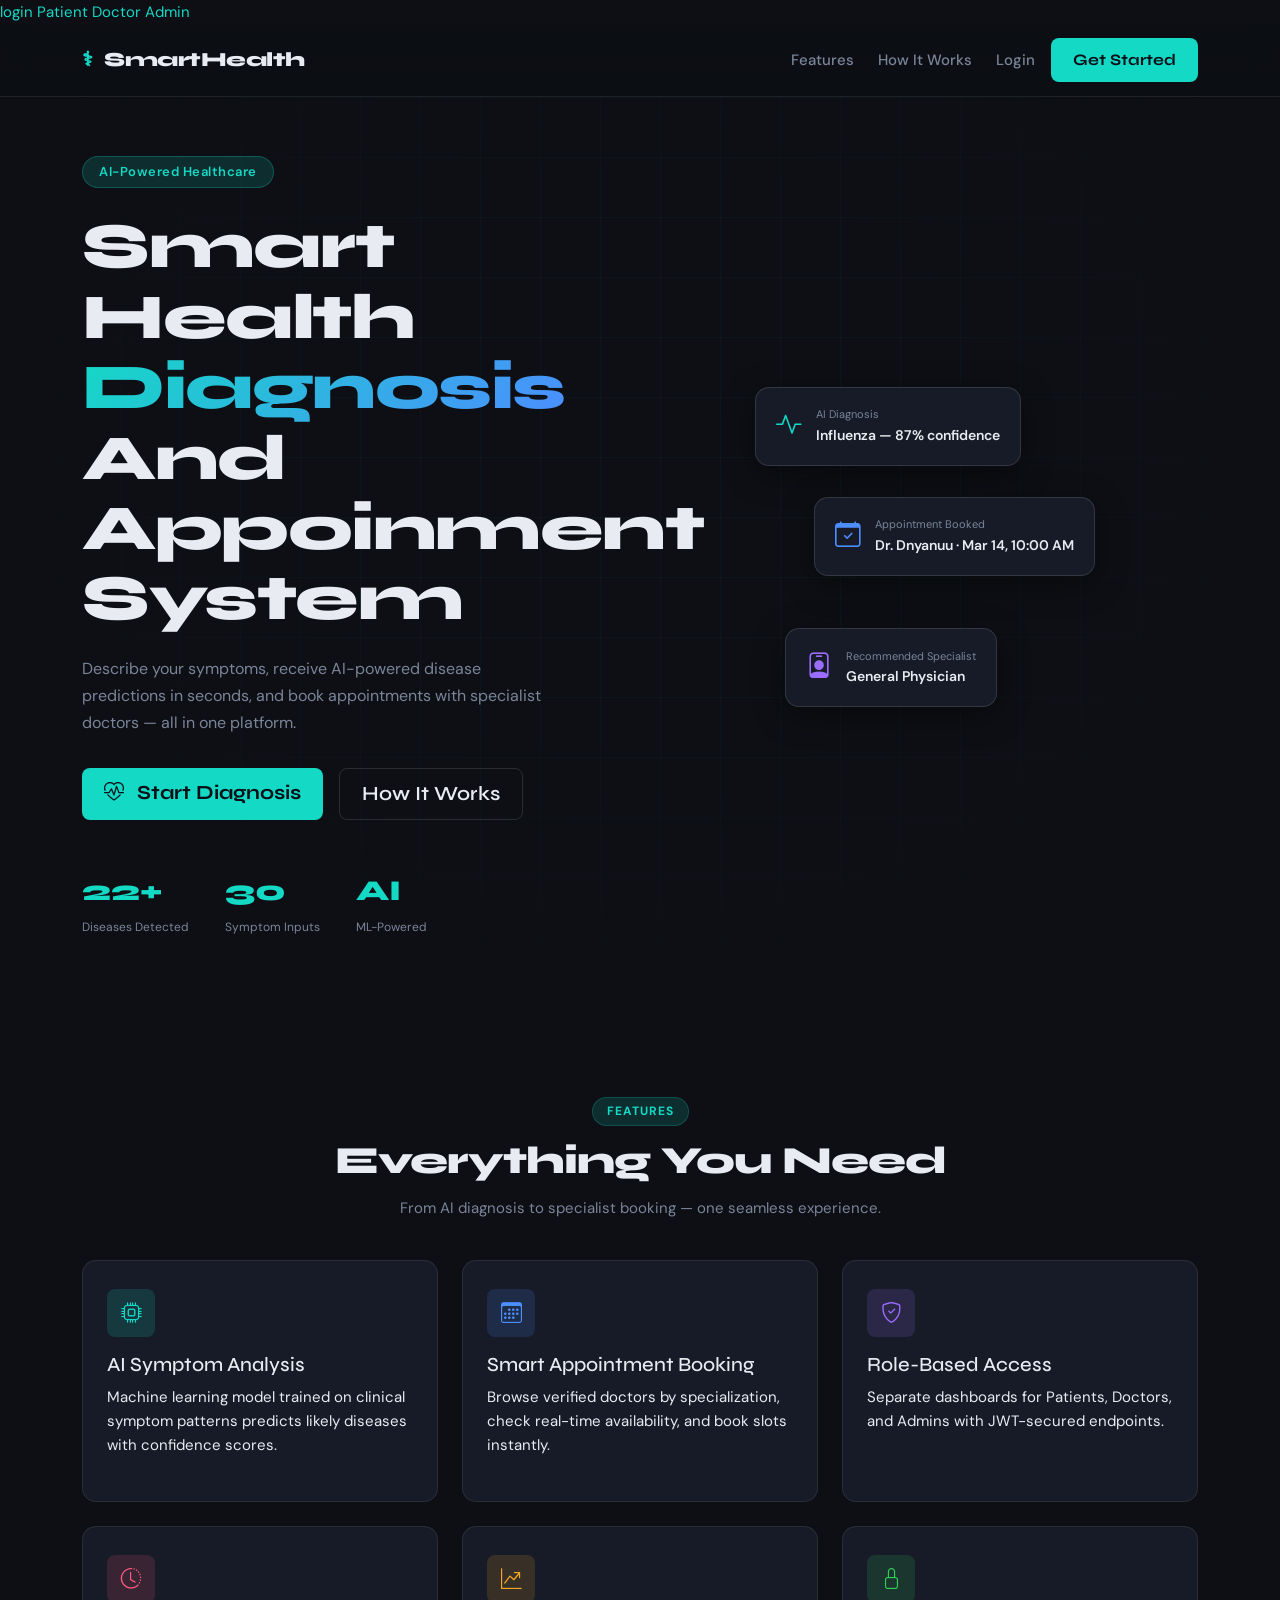
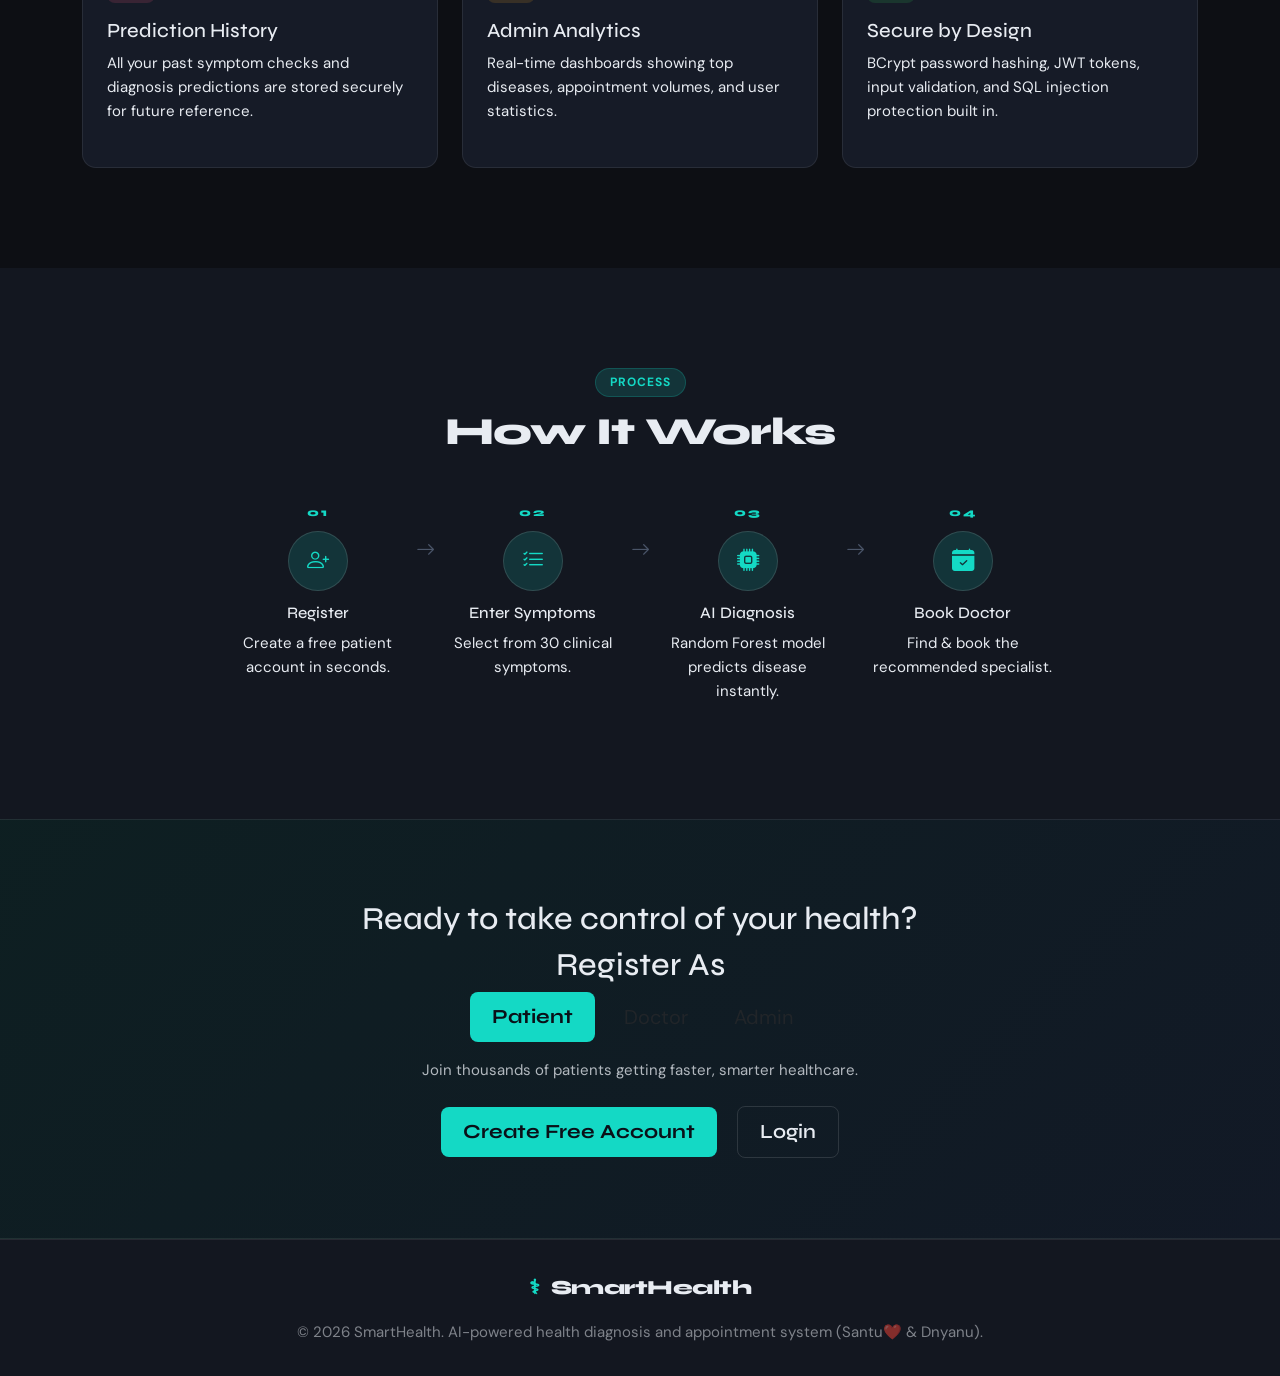
<file: frontend/index.html>
<!DOCTYPE html>
<html lang="en">
<head>
  <meta charset="UTF-8" />
  <meta name="viewport" content="width=device-width, initial-scale=1.0" />
  <title>SmartHealth — AI Diagnosis & Appointments</title>
  <link rel="preconnect" href="https://fonts.googleapis.com" />
  <link rel="preconnect" href="https://fonts.gstatic.com" crossorigin />
  <link href="https://fonts.googleapis.com/css2?family=Syne:wght@400;600;700;800&family=DM+Sans:ital,wght@0,300;0,400;0,500;1,300&display=swap" rel="stylesheet" />
  <link rel="stylesheet" href="https://cdn.jsdelivr.net/npm/bootstrap@5.3.3/dist/css/bootstrap.min.css" />
  <link rel="stylesheet" href="https://cdn.jsdelivr.net/npm/bootstrap-icons@1.11.3/font/bootstrap-icons.css" />
  <link rel="stylesheet" href="style.css" />
 <script src="script.js"></script>
      <a href="login.html">login</a>
    <a href="register-patient.html">Patient</a>
    <a href="register-doctor.html">Doctor</a>
    <a href="register-admin.html">Admin</a>
</head>
<body>

<!-- ───────── NAVBAR ───────── -->
<nav class="navbar navbar-expand-lg sh-nav sticky-top">
  <div class="container">
    <a class="navbar-brand sh-brand" href="index.html">
      <span class="brand-icon">⚕</span> SmartHealth
    </a>
    <button class="navbar-toggler" type="button" data-bs-toggle="collapse" data-bs-target="#navbarMain">
      <span class="navbar-toggler-icon"></span>
    </button>
    <div class="collapse navbar-collapse" id="navbarMain">
      <ul class="navbar-nav ms-auto align-items-lg-center gap-lg-2">
        <li class="nav-item"><a class="nav-link" href="#features">Features</a></li>
        <li class="nav-item"><a class="nav-link" href="#how-it-works">How It Works</a></li>
        <li class="nav-item"><a class="nav-link" href="login.html">Login</a></li>
        <li class="nav-item"><a class="btn sh-btn-primary" href="register-patient.html">Get Started</a></li>
      </ul>
    </div>
  </div>
</nav>

<!-- ───────── HERO ───────── -->
<section class="sh-hero">
  <div class="hero-bg-grid"></div>
  <div class="container position-relative">
    <div class="row align-items-center min-vh-100">
      <div class="col-lg-6">
        <div class="hero-badge">AI-Powered Healthcare</div>
        <h1 class="hero-title">
          Smart Health<br/>
          <span class="hero-accent"> Diagnosis</span><br/>
          And Appoinment System
        </h1>
        <p class="hero-sub">
          Describe your symptoms, receive AI-powered disease predictions in seconds,
          and book appointments with specialist doctors — all in one platform.
        </p>
        <div class="d-flex gap-3 flex-wrap">
          <a href="register-patient.html" class="btn sh-btn-primary btn-lg">
            <i class="bi bi-heart-pulse me-2"></i> Start Diagnosis
          </a>
          <a href="#how-it-works" class="btn sh-btn-outline btn-lg">How It Works</a>
        </div>
        <div class="hero-stats mt-5">
          <div class="hero-stat"><span>22+</span><small>Diseases Detected</small></div>
          <div class="hero-stat"><span>30</span><small>Symptom Inputs</small></div>
          <div class="hero-stat"><span>AI</span><small>ML-Powered</small></div>
        </div>
      </div>
      <div class="col-lg-6 d-none d-lg-flex justify-content-center">
        <div class="hero-card-stack">
          <div class="hero-float-card card-pulse">
            <i class="bi bi-activity"></i>
            <div>
              <div class="fc-label">AI Diagnosis</div>
              <div class="fc-val">Influenza — 87% confidence</div>
            </div>
          </div>
          <div class="hero-float-card card-appt">
            <i class="bi bi-calendar-check"></i>
            <div>
              <div class="fc-label">Appointment Booked</div>
              <div class="fc-val">Dr. Dnyanuu · Mar 14, 10:00 AM</div>
            </div>
          </div>
          <div class="hero-float-card card-spec">
            <i class="bi bi-person-badge"></i>
            <div>
              <div class="fc-label">Recommended Specialist</div>
              <div class="fc-val">General Physician</div>
            </div>
          </div>
        </div>
      </div>
    </div>
  </div>
</section>

<!-- ───────── FEATURES ───────── -->
<section class="sh-section" id="features">
  <div class="container">
    <div class="section-header">
      <div class="section-chip">Features</div>
      <h2 class="section-title">Everything You Need</h2>
      <p class="section-sub">From AI diagnosis to specialist booking — one seamless experience.</p>
    </div>
    <div class="row g-4 mt-3">
      <div class="col-md-4">
        <div class="sh-feature-card">
          <div class="feat-icon fc-teal"><i class="bi bi-cpu"></i></div>
          <h5>AI Symptom Analysis</h5>
          <p>Machine learning model trained on clinical symptom patterns predicts likely diseases with confidence scores.</p>
        </div>
      </div>
      <div class="col-md-4">
        <div class="sh-feature-card">
          <div class="feat-icon fc-blue"><i class="bi bi-calendar3"></i></div>
          <h5>Smart Appointment Booking</h5>
          <p>Browse verified doctors by specialization, check real-time availability, and book slots instantly.</p>
        </div>
      </div>
      <div class="col-md-4">
        <div class="sh-feature-card">
          <div class="feat-icon fc-violet"><i class="bi bi-shield-check"></i></div>
          <h5>Role-Based Access</h5>
          <p>Separate dashboards for Patients, Doctors, and Admins with JWT-secured endpoints.</p>
        </div>
      </div>
      <div class="col-md-4">
        <div class="sh-feature-card">
          <div class="feat-icon fc-rose"><i class="bi bi-clock-history"></i></div>
          <h5>Prediction History</h5>
          <p>All your past symptom checks and diagnosis predictions are stored securely for future reference.</p>
        </div>
      </div>
      <div class="col-md-4">
        <div class="sh-feature-card">
          <div class="feat-icon fc-amber"><i class="bi bi-graph-up-arrow"></i></div>
          <h5>Admin Analytics</h5>
          <p>Real-time dashboards showing top diseases, appointment volumes, and user statistics.</p>
        </div>
      </div>
      <div class="col-md-4">
        <div class="sh-feature-card">
          <div class="feat-icon fc-green"><i class="bi bi-lock"></i></div>
          <h5>Secure by Design</h5>
          <p>BCrypt password hashing, JWT tokens, input validation, and SQL injection protection built in.</p>
        </div>
      </div>
    </div>
  </div>
</section>

<!-- ───────── HOW IT WORKS ───────── -->
<section class="sh-section sh-section-alt" id="how-it-works">
  <div class="container">
    <div class="section-header">
      <div class="section-chip">Process</div>
      <h2 class="section-title">How It Works</h2>
    </div>
    <div class="row justify-content-center mt-5">
      <div class="col-lg-10">
        <div class="steps-row">
          <div class="step-item">
            <div class="step-num">01</div>
            <div class="step-icon"><i class="bi bi-person-plus"></i></div>
            <h6>Register</h6>
            <p>Create a free patient account in seconds.</p>
          </div>
          <div class="step-arrow"><i class="bi bi-arrow-right"></i></div>
          <div class="step-item">
            <div class="step-num">02</div>
            <div class="step-icon"><i class="bi bi-list-check"></i></div>
            <h6>Enter Symptoms</h6>
            <p>Select from 30 clinical symptoms.</p>
          </div>
          <div class="step-arrow"><i class="bi bi-arrow-right"></i></div>
          <div class="step-item">
            <div class="step-num">03</div>
            <div class="step-icon"><i class="bi bi-cpu-fill"></i></div>
            <h6>AI Diagnosis</h6>
            <p>Random Forest model predicts disease instantly.</p>
          </div>
          <div class="step-arrow"><i class="bi bi-arrow-right"></i></div>
          <div class="step-item">
            <div class="step-num">04</div>
            <div class="step-icon"><i class="bi bi-calendar-check-fill"></i></div>
            <h6>Book Doctor</h6>
            <p>Find & book the recommended specialist.</p>
          </div>
        </div>
      </div>
    </div>
  </div>
</section>

<!-- ───────── CTA ───────── -->
<section class="sh-cta">
  <div class="container text-center">
    <h2>Ready to take control of your health?</h2>
    <h2>Register As</h2>

<a href="register-patient.html" class="btn sh-btn-primary btn-lg me-2">Patient</a>

<a href="register-doctor.html" class="btn sh-btn-secondary btn-lg me-2">Doctor</a>

<a href="register-admin.html" class="btn sh-btn-dark btn-lg">Admin</a>
    <p class="mt-3 mb-4 opacity-75">Join thousands of patients getting faster, smarter healthcare.</p>
    <a href="register-patient.html" class="btn sh-btn-primary btn-lg me-3">Create Free Account</a>
    <a href="login.html" class="btn sh-btn-outline btn-lg">Login</a>
  </div>
</section>

<!-- ───────── FOOTER ───────── -->
<footer class="sh-footer">
  <div class="container text-center">
    <div class="sh-brand mb-3"><span class="brand-icon">⚕</span> SmartHealth</div>
    <p class="mb-0 opacity-50">© 2026 SmartHealth. AI-powered health diagnosis and appointment system (Santu❤️ & Dnyanu).</p>
  </div>
</footer>

<script src="https://cdn.jsdelivr.net/npm/bootstrap@5.3.3/dist/js/bootstrap.bundle.min.js"></script>
</body>
</html>
</file>
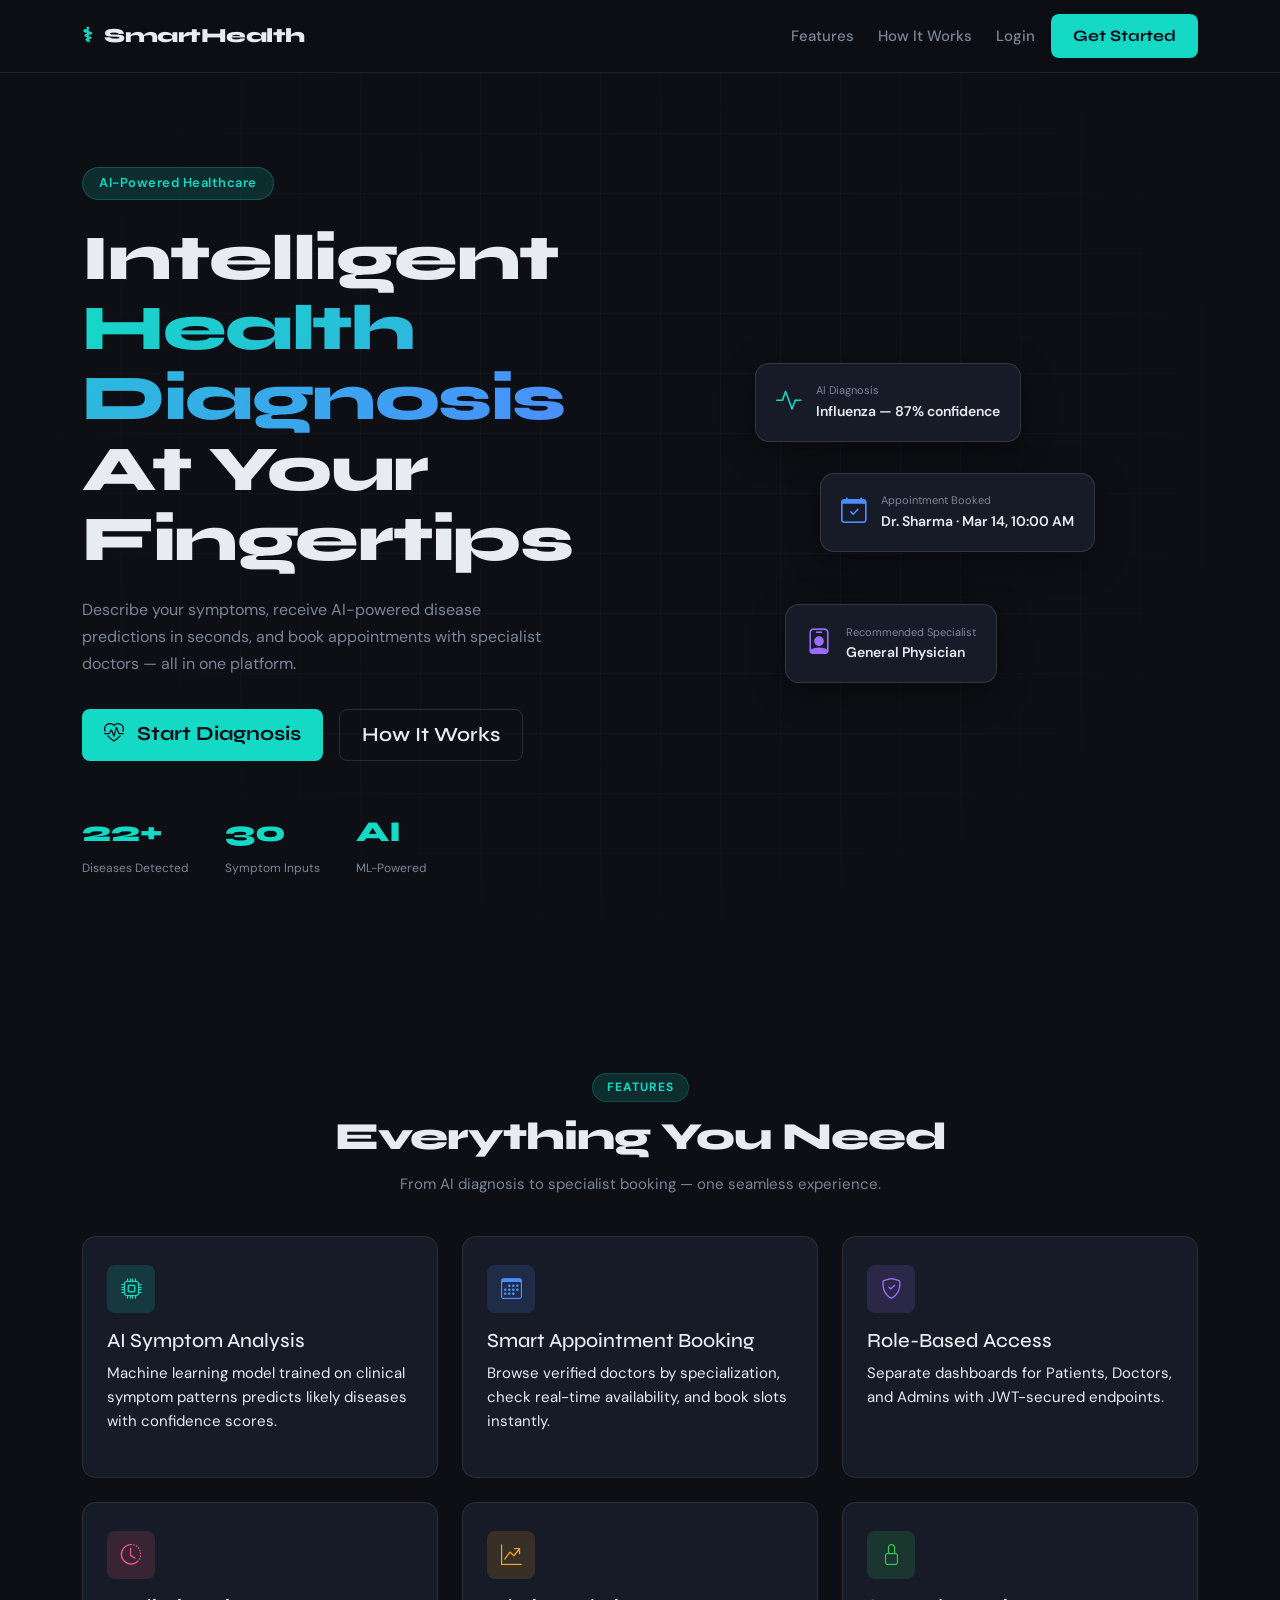
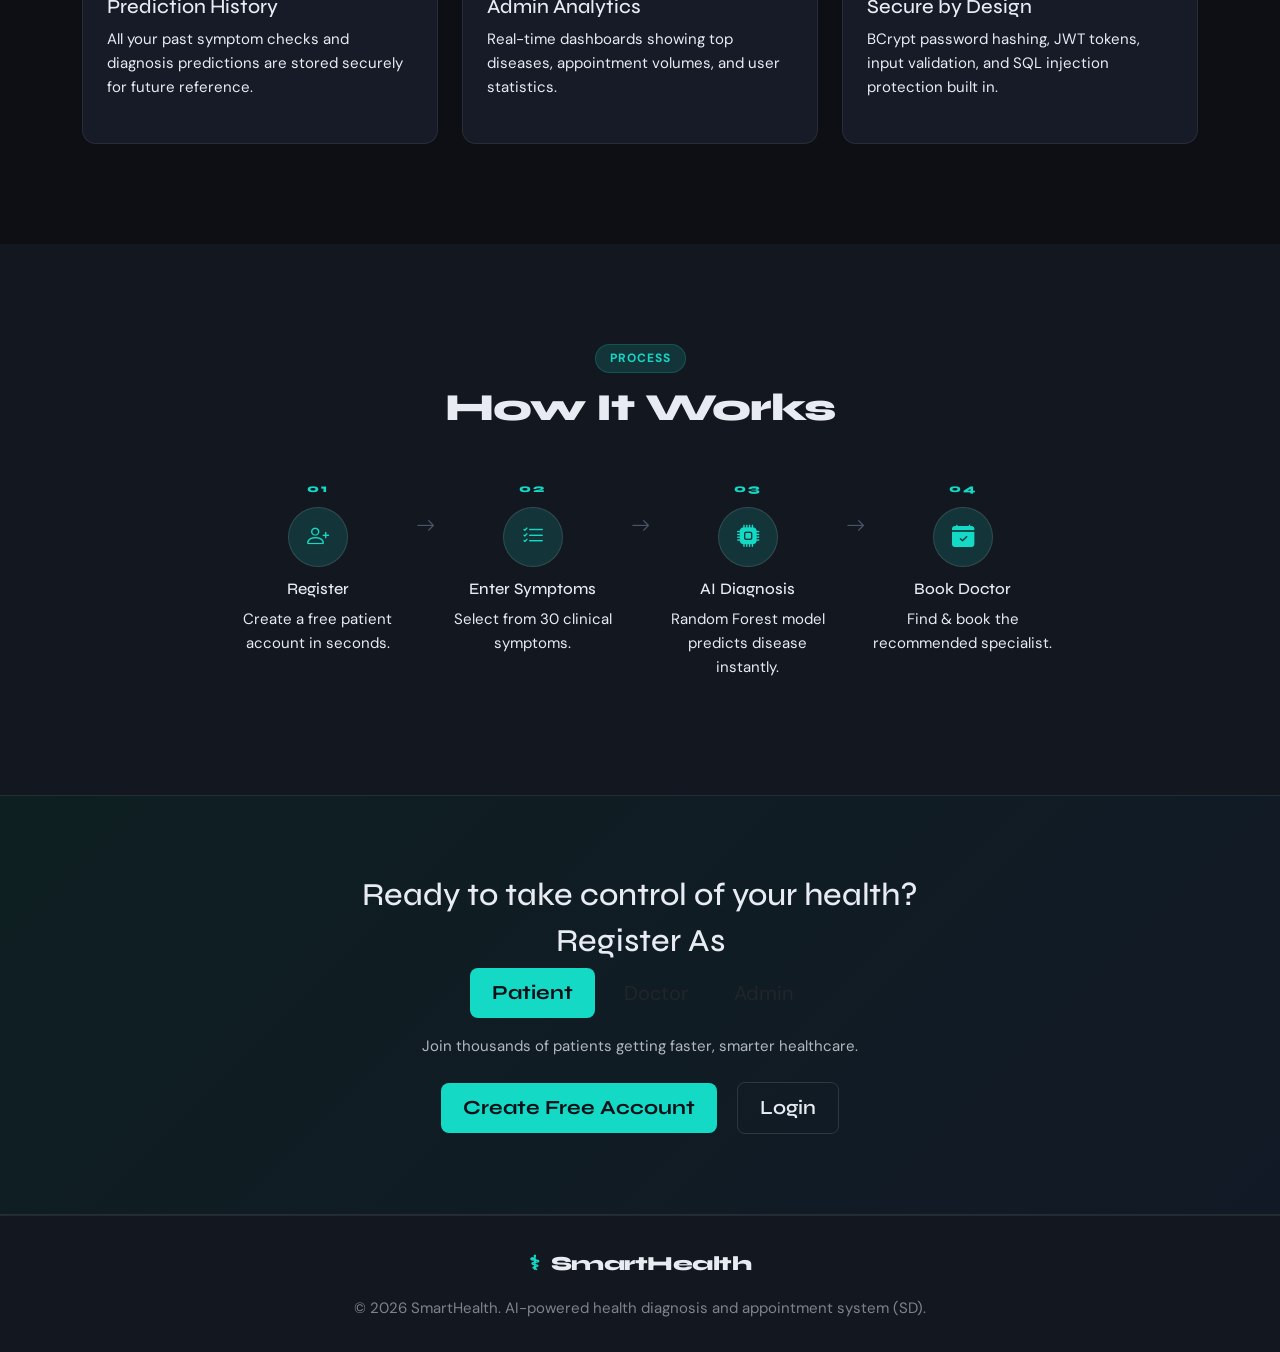
<file: public/index.html>
<!DOCTYPE html>
<html lang="en">
<head>
  <meta charset="UTF-8" />
  <meta name="viewport" content="width=device-width, initial-scale=1.0" />
  <title>SmartHealth — AI Diagnosis & Appointments</title>
  <link rel="preconnect" href="https://fonts.googleapis.com" />
  <link rel="preconnect" href="https://fonts.gstatic.com" crossorigin />
  <link href="https://fonts.googleapis.com/css2?family=Syne:wght@400;600;700;800&family=DM+Sans:ital,wght@0,300;0,400;0,500;1,300&display=swap" rel="stylesheet" />
  <link rel="stylesheet" href="https://cdn.jsdelivr.net/npm/bootstrap@5.3.3/dist/css/bootstrap.min.css" />
  <link rel="stylesheet" href="https://cdn.jsdelivr.net/npm/bootstrap-icons@1.11.3/font/bootstrap-icons.css" />
  <link rel="stylesheet" href="style.css" />
 <script src="script.js"></script>
</head>
<body>

<!-- ───────── NAVBAR ───────── -->
<nav class="navbar navbar-expand-lg sh-nav sticky-top">
  <div class="container">
    <a class="navbar-brand sh-brand" href="index.html">
      <span class="brand-icon">⚕</span> SmartHealth
    </a>
    <button class="navbar-toggler" type="button" data-bs-toggle="collapse" data-bs-target="#navbarMain">
      <span class="navbar-toggler-icon"></span>
    </button>
    <div class="collapse navbar-collapse" id="navbarMain">
      <ul class="navbar-nav ms-auto align-items-lg-center gap-lg-2">
        <li class="nav-item"><a class="nav-link" href="#features">Features</a></li>
        <li class="nav-item"><a class="nav-link" href="#how-it-works">How It Works</a></li>
        <li class="nav-item"><a class="nav-link" href="login.html">Login</a></li>
        <li class="nav-item"><a class="btn sh-btn-primary" href="register-patient.html">Get Started</a></li>
      </ul>
    </div>
  </div>
</nav>

<!-- ───────── HERO ───────── -->
<section class="sh-hero">
  <div class="hero-bg-grid"></div>
  <div class="container position-relative">
    <div class="row align-items-center min-vh-100">
      <div class="col-lg-6">
        <div class="hero-badge">AI-Powered Healthcare</div>
        <h1 class="hero-title">
          Intelligent<br/>
          <span class="hero-accent">Health Diagnosis</span><br/>
          At Your Fingertips
        </h1>
        <p class="hero-sub">
          Describe your symptoms, receive AI-powered disease predictions in seconds,
          and book appointments with specialist doctors — all in one platform.
        </p>
        <div class="d-flex gap-3 flex-wrap">
          <a href="register-patient.html" class="btn sh-btn-primary btn-lg">
            <i class="bi bi-heart-pulse me-2"></i> Start Diagnosis
          </a>
          <a href="#how-it-works" class="btn sh-btn-outline btn-lg">How It Works</a>
        </div>
        <div class="hero-stats mt-5">
          <div class="hero-stat"><span>22+</span><small>Diseases Detected</small></div>
          <div class="hero-stat"><span>30</span><small>Symptom Inputs</small></div>
          <div class="hero-stat"><span>AI</span><small>ML-Powered</small></div>
        </div>
      </div>
      <div class="col-lg-6 d-none d-lg-flex justify-content-center">
        <div class="hero-card-stack">
          <div class="hero-float-card card-pulse">
            <i class="bi bi-activity"></i>
            <div>
              <div class="fc-label">AI Diagnosis</div>
              <div class="fc-val">Influenza — 87% confidence</div>
            </div>
          </div>
          <div class="hero-float-card card-appt">
            <i class="bi bi-calendar-check"></i>
            <div>
              <div class="fc-label">Appointment Booked</div>
              <div class="fc-val">Dr. Sharma · Mar 14, 10:00 AM</div>
            </div>
          </div>
          <div class="hero-float-card card-spec">
            <i class="bi bi-person-badge"></i>
            <div>
              <div class="fc-label">Recommended Specialist</div>
              <div class="fc-val">General Physician</div>
            </div>
          </div>
        </div>
      </div>
    </div>
  </div>
</section>

<!-- ───────── FEATURES ───────── -->
<section class="sh-section" id="features">
  <div class="container">
    <div class="section-header">
      <div class="section-chip">Features</div>
      <h2 class="section-title">Everything You Need</h2>
      <p class="section-sub">From AI diagnosis to specialist booking — one seamless experience.</p>
    </div>
    <div class="row g-4 mt-3">
      <div class="col-md-4">
        <div class="sh-feature-card">
          <div class="feat-icon fc-teal"><i class="bi bi-cpu"></i></div>
          <h5>AI Symptom Analysis</h5>
          <p>Machine learning model trained on clinical symptom patterns predicts likely diseases with confidence scores.</p>
        </div>
      </div>
      <div class="col-md-4">
        <div class="sh-feature-card">
          <div class="feat-icon fc-blue"><i class="bi bi-calendar3"></i></div>
          <h5>Smart Appointment Booking</h5>
          <p>Browse verified doctors by specialization, check real-time availability, and book slots instantly.</p>
        </div>
      </div>
      <div class="col-md-4">
        <div class="sh-feature-card">
          <div class="feat-icon fc-violet"><i class="bi bi-shield-check"></i></div>
          <h5>Role-Based Access</h5>
          <p>Separate dashboards for Patients, Doctors, and Admins with JWT-secured endpoints.</p>
        </div>
      </div>
      <div class="col-md-4">
        <div class="sh-feature-card">
          <div class="feat-icon fc-rose"><i class="bi bi-clock-history"></i></div>
          <h5>Prediction History</h5>
          <p>All your past symptom checks and diagnosis predictions are stored securely for future reference.</p>
        </div>
      </div>
      <div class="col-md-4">
        <div class="sh-feature-card">
          <div class="feat-icon fc-amber"><i class="bi bi-graph-up-arrow"></i></div>
          <h5>Admin Analytics</h5>
          <p>Real-time dashboards showing top diseases, appointment volumes, and user statistics.</p>
        </div>
      </div>
      <div class="col-md-4">
        <div class="sh-feature-card">
          <div class="feat-icon fc-green"><i class="bi bi-lock"></i></div>
          <h5>Secure by Design</h5>
          <p>BCrypt password hashing, JWT tokens, input validation, and SQL injection protection built in.</p>
        </div>
      </div>
    </div>
  </div>
</section>

<!-- ───────── HOW IT WORKS ───────── -->
<section class="sh-section sh-section-alt" id="how-it-works">
  <div class="container">
    <div class="section-header">
      <div class="section-chip">Process</div>
      <h2 class="section-title">How It Works</h2>
    </div>
    <div class="row justify-content-center mt-5">
      <div class="col-lg-10">
        <div class="steps-row">
          <div class="step-item">
            <div class="step-num">01</div>
            <div class="step-icon"><i class="bi bi-person-plus"></i></div>
            <h6>Register</h6>
            <p>Create a free patient account in seconds.</p>
          </div>
          <div class="step-arrow"><i class="bi bi-arrow-right"></i></div>
          <div class="step-item">
            <div class="step-num">02</div>
            <div class="step-icon"><i class="bi bi-list-check"></i></div>
            <h6>Enter Symptoms</h6>
            <p>Select from 30 clinical symptoms.</p>
          </div>
          <div class="step-arrow"><i class="bi bi-arrow-right"></i></div>
          <div class="step-item">
            <div class="step-num">03</div>
            <div class="step-icon"><i class="bi bi-cpu-fill"></i></div>
            <h6>AI Diagnosis</h6>
            <p>Random Forest model predicts disease instantly.</p>
          </div>
          <div class="step-arrow"><i class="bi bi-arrow-right"></i></div>
          <div class="step-item">
            <div class="step-num">04</div>
            <div class="step-icon"><i class="bi bi-calendar-check-fill"></i></div>
            <h6>Book Doctor</h6>
            <p>Find & book the recommended specialist.</p>
          </div>
        </div>
      </div>
    </div>
  </div>
</section>

<!-- ───────── CTA ───────── -->
<section class="sh-cta">
  <div class="container text-center">
    <h2>Ready to take control of your health?</h2>
    <h2>Register As</h2>

<a href="register-patient.html" class="btn sh-btn-primary btn-lg me-2">Patient</a>

<a href="register-doctor.html" class="btn sh-btn-secondary btn-lg me-2">Doctor</a>

<a href="register-admin.html" class="btn sh-btn-dark btn-lg">Admin</a>
    <p class="mt-3 mb-4 opacity-75">Join thousands of patients getting faster, smarter healthcare.</p>
    <a href="register-patient.html" class="btn sh-btn-primary btn-lg me-3">Create Free Account</a>
    <a href="login.html" class="btn sh-btn-outline btn-lg">Login</a>
  </div>
</section>

<!-- ───────── FOOTER ───────── -->
<footer class="sh-footer">
  <div class="container text-center">
    <div class="sh-brand mb-3"><span class="brand-icon">⚕</span> SmartHealth</div>
    <p class="mb-0 opacity-50">© 2026 SmartHealth. AI-powered health diagnosis and appointment system (SD).</p>
  </div>
</footer>

<script src="https://cdn.jsdelivr.net/npm/bootstrap@5.3.3/dist/js/bootstrap.bundle.min.js"></script>
</body>
</html>
</file>
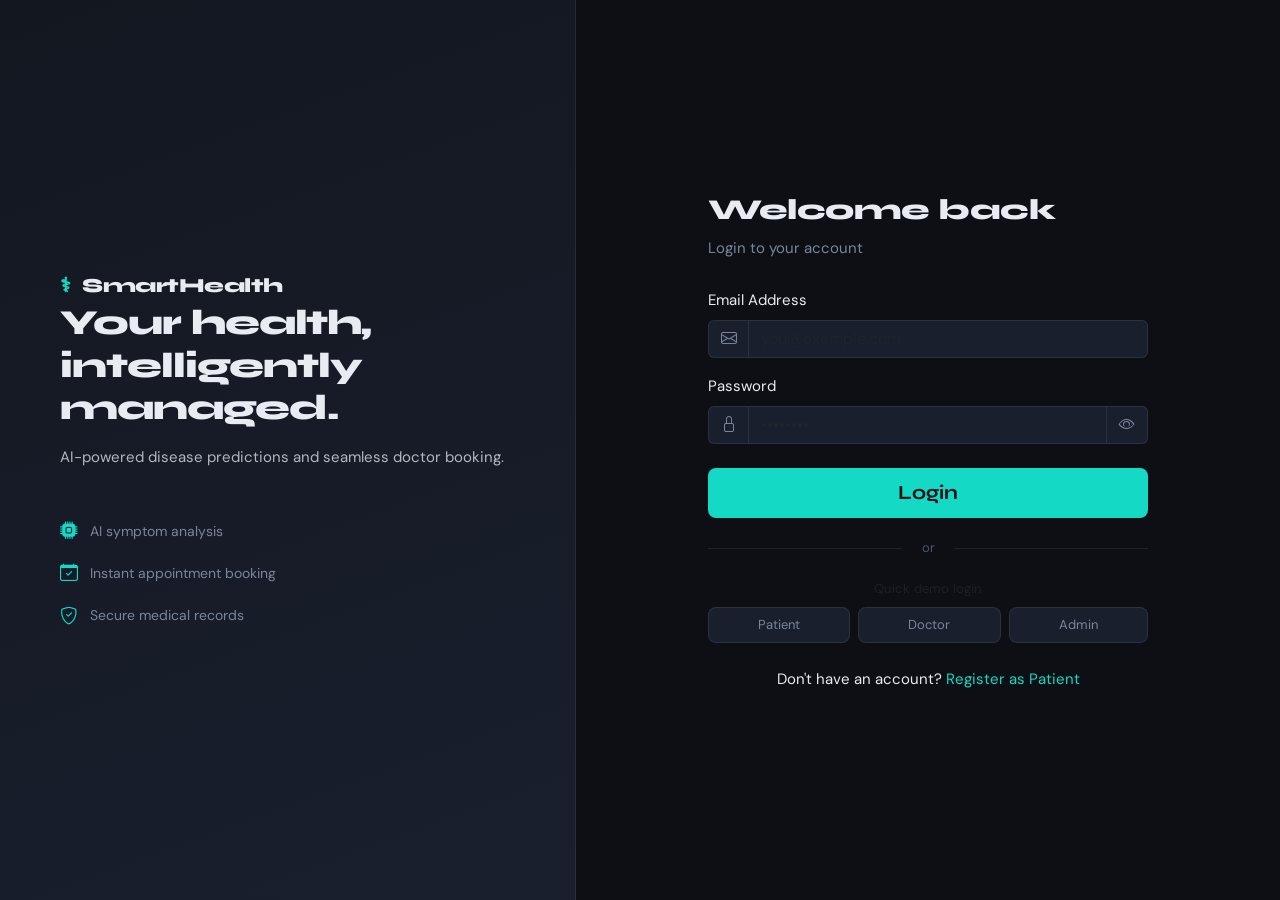
<file: frontend/doctor-dashboard.html>
<!DOCTYPE html>
<html lang="en">
<head>
  <meta charset="UTF-8" />
  <title>Doctor Dashboard</title>

  <link rel="stylesheet" href="style.css">
  <link rel="stylesheet" href="https://cdn.jsdelivr.net/npm/bootstrap@5.3.3/dist/css/bootstrap.min.css" />
</head>

<body>

<div class="container mt-4">

  <!-- HEADER -->
  <div class="d-flex justify-content-between align-items-center mb-4">
    <h2>👨‍⚕️ Doctor Dashboard</h2>
    <button class="btn btn-danger" onclick="logout()">Logout</button>
  </div>

  <!-- PROFILE -->
  <div class="card p-3 mb-4">
    <h4>My Profile</h4>
    <p><b>Name:</b> <span id="doctorName">Loading...</span></p>
    <p><b>Email:</b> <span id="doctorEmail">-</span></p>
    <p><b>Specialization:</b> <span id="doctorSpecialization">-</span></p>
  </div>

  <!-- STATS -->
  <div class="row mb-4">

    <div class="col-md-3">
      <div class="card p-3 text-center">
        <h6>Total</h6>
        <h3 id="statTotal">0</h3>
      </div>
    </div>

    <div class="col-md-3">
      <div class="card p-3 text-center">
        <h6>Pending</h6>
        <h3 id="statPending">0</h3>
      </div>
    </div>

    <div class="col-md-3">
      <div class="card p-3 text-center">
        <h6>Approved</h6>
        <h3 id="statApproved">0</h3>
      </div>
    </div>

    <div class="col-md-3">
      <div class="card p-3 text-center">
        <h6>Rejected</h6>
        <h3 id="statRejected">0</h3>
      </div>
    </div>

  </div>

  <!-- FILTER -->
  <div class="mb-3">
    <select class="form-select" onchange="filterAppointments(this.value)">
      <option value="">All</option>
      <option value="PENDING">Pending</option>
      <option value="APPROVED">Approved</option>
      <option value="REJECTED">Rejected</option>
      <option value="COMPLETED">Completed</option>
    </select>
  </div>

  <!-- APPOINTMENTS -->
  <div id="doctorAppointments">

    <p>Loading appointments...</p>

  </div>

</div>

<!-- JS -->
<script src="script.js"></script>
<script src="doctor.js"></script>

</body>
</html>
</file>
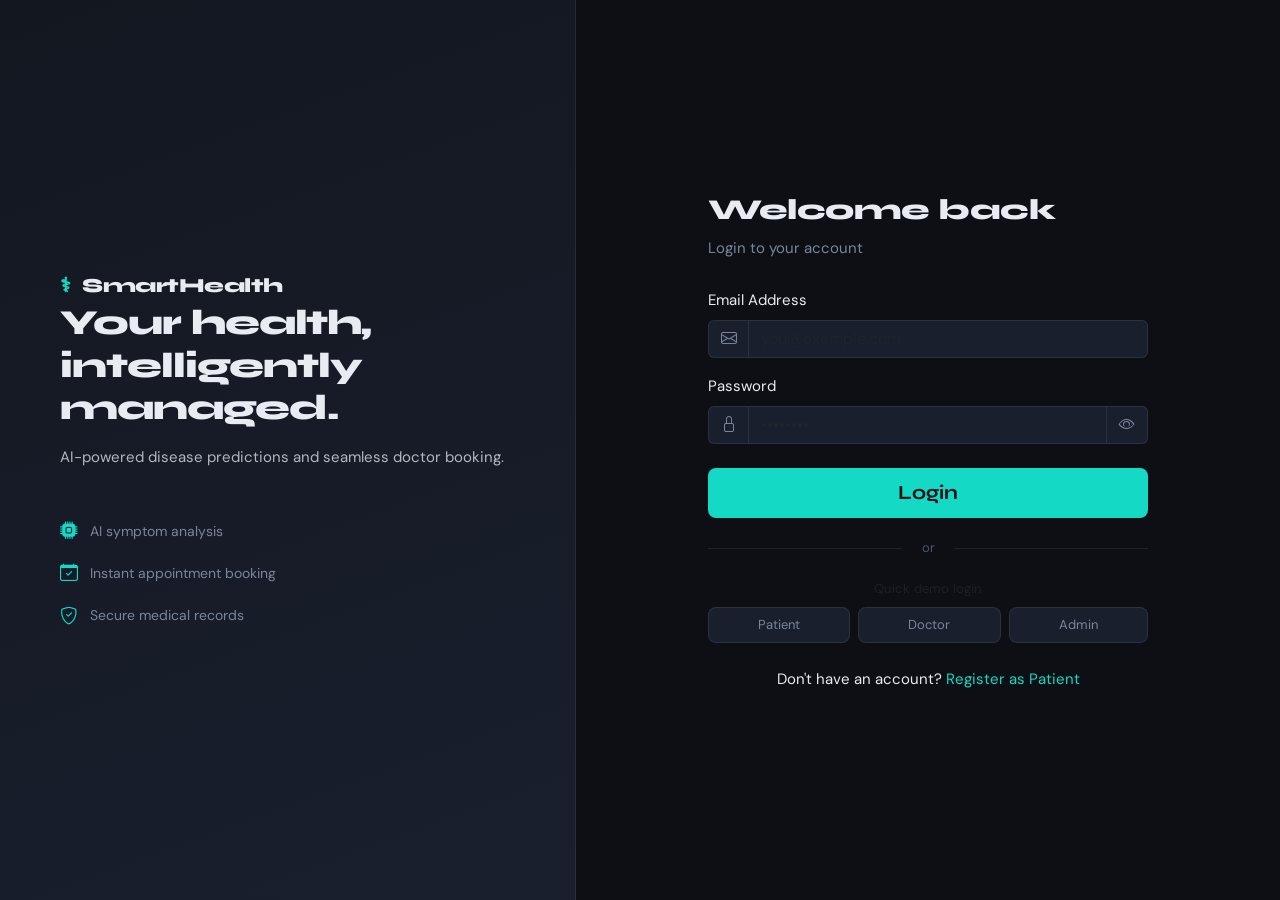
<file: frontend/login.html>
<!DOCTYPE html>
<html lang="en">
<head>
  <meta charset="UTF-8" /><meta name="viewport" content="width=device-width, initial-scale=1.0" />
  <title>Login — SmartHealth</title>
  <link href="https://fonts.googleapis.com/css2?family=Syne:wght@400;600;700;800&family=DM+Sans:ital,wght@0,300;0,400;0,500&display=swap" rel="stylesheet" />
  <link rel="stylesheet" href="https://cdn.jsdelivr.net/npm/bootstrap@5.3.3/dist/css/bootstrap.min.css" />
  <link rel="stylesheet" href="https://cdn.jsdelivr.net/npm/bootstrap-icons@1.11.3/font/bootstrap-icons.css" />
  <link rel="stylesheet" href="style.css" />
</head>
<body class="auth-page">
<div class="auth-split">
  <!-- Left panel -->
  <div class="auth-left d-none d-lg-flex">
    <div class="auth-left-content">
      <a href="index.html" class="sh-brand mb-5"><span class="brand-icon">⚕</span> SmartHealth</a>
      <h2>Your health,<br/>intelligently managed.</h2>
      <p class="mt-3 opacity-75">AI-powered disease predictions and seamless doctor booking.</p>
      <div class="auth-features mt-5">
        <div class="auth-feat"><i class="bi bi-cpu-fill"></i> AI symptom analysis</div>
        <div class="auth-feat"><i class="bi bi-calendar-check"></i> Instant appointment booking</div>
        <div class="auth-feat"><i class="bi bi-shield-check"></i> Secure medical records</div>
      </div>
    </div>
  </div>
  <!-- Right panel (form) -->
  <div class="auth-right">
    <div class="auth-form-wrap">
      <h3 class="auth-form-title">Welcome back</h3>
      <p class="auth-form-sub">Login to your account</p>

      <div id="alertBox" class="alert d-none"></div>

      <form id="loginForm" novalidate>
        <div class="mb-3">
          <label class="form-label">Email Address</label>
          <div class="input-group sh-input-group">
            <span class="input-group-text"><i class="bi bi-envelope"></i></span>
            <input type="email" id="email" class="form-control" placeholder="you@example.com" required />
          </div>
        </div>
        <div class="mb-4">
          <label class="form-label">Password</label>
          <div class="input-group sh-input-group">
            <span class="input-group-text"><i class="bi bi-lock"></i></span>
            <input type="password" id="password" class="form-control" placeholder="••••••••" required />
            <button class="btn btn-outline-secondary" type="button" id="togglePwd">
              <i class="bi bi-eye"></i>
            </button>
          </div>
        </div>
        <button type="submit" class="btn sh-btn-primary w-100 btn-lg" id="loginBtn">
          <span class="btn-text">Login</span>
          <span class="spinner-border spinner-border-sm d-none" id="loginSpinner"></span>
        </button>
      </form>

      <div class="auth-divider">or</div>

      <!-- Quick demo logins -->
      <div class="demo-logins">
        <p class="text-center text-muted small mb-2">Quick demo login</p>
        <div class="d-flex gap-2">
          <button class="btn sh-btn-demo flex-fill" onclick="demoLogin('patient')">Patient</button>
          <button class="btn sh-btn-demo flex-fill" onclick="demoLogin('doctor')">Doctor</button>
          <button class="btn sh-btn-demo flex-fill" onclick="demoLogin('admin')">Admin</button>
        </div>
      </div>

      <p class="text-center mt-4">Don't have an account? <a href="register-patient.html">Register as Patient</a></p>
    </div>
  </div>
</div>
<script src="https://cdn.jsdelivr.net/npm/bootstrap@5.3.3/dist/js/bootstrap.bundle.min.js"></script>

<!-- Load API script FIRST -->
<script src="script.js"></script>

<script>
document.addEventListener("DOMContentLoaded", () => {

  /* =========================
     TOGGLE PASSWORD
  ========================= */
  const togglePwd = document.getElementById("togglePwd");
  const passwordInput = document.getElementById("password");

  if (togglePwd && passwordInput) {
    togglePwd.addEventListener("click", () => {
      const icon = togglePwd.querySelector("i");

      if (passwordInput.type === "password") {
        passwordInput.type = "text";
        icon.className = "bi bi-eye-slash";
      } else {
        passwordInput.type = "password";
        icon.className = "bi bi-eye";
      }
    });
  }

  /* =========================
     LOGIN FORM
  ========================= */
  const loginForm = document.getElementById("loginForm");
  const loginBtn = document.getElementById("loginBtn");
  const spinner = document.getElementById("loginSpinner");

  if (!loginForm) return;

  loginForm.addEventListener("submit", async (e) => {
    e.preventDefault();

    const email = document.getElementById("email").value.trim();
    const password = passwordInput.value;

    loginBtn.disabled = true;
    spinner.classList.remove("d-none");

    try {

      const res = await API.login(email, password);

      if (res && res.token) {

        // Save token & user
       localStorage.setItem("sh_token", res.token);
localStorage.setItem("sh_user", JSON.stringify({
  email: res.email,
  role: res.role
}));

        showAlert("Login successful! Redirecting...", "success");

        setTimeout(() => {
          redirectByRole(res.role);
        }, 800);

      } else {

        showAlert(res?.message || "Invalid email or password", "danger");

      }

    } catch (error) {

      console.error(error);
      showAlert("Server not responding. Try again.", "danger");

    } finally {

      loginBtn.disabled = false;
      spinner.classList.add("d-none");

    }

  });

});


/* =========================
   DEMO LOGIN
========================= */
function demoLogin(role) {

  const creds = {
    patient: {
      email: "patient@demo.com",
      password: "Demo@1234"
    },
    doctor: {
      email: "doctor@demo.com",
      password: "Demo@1234"
    },
    admin: {
      email: "admin@smarthealth.com",
      password: "Admin@123"
    }
  };

  document.getElementById("email").value = creds[role].email;
  document.getElementById("password").value = creds[role].password;

}


/* =========================
   ALERT
========================= */
function showAlert(message, type) {

  const box = document.getElementById("alertBox");

  box.className = `alert alert-${type}`;
  box.textContent = message;
  box.classList.remove("d-none");

}


/* =========================
   REDIRECT
========================= */
function redirectByRole(role) {

  if (role === "PATIENT") {
    window.location.href = "patient-dashboard.html";
  } 
  else if (role === "DOCTOR") {
    window.location.href = "doctor-dashboard.html";
  } 
  else if (role === "ADMIN") {
    window.location.href = "admin-dashboard.html";
  } 
  else {
    window.location.href = "index.html";
  }

}
</script>
</body>
</html>
</file>
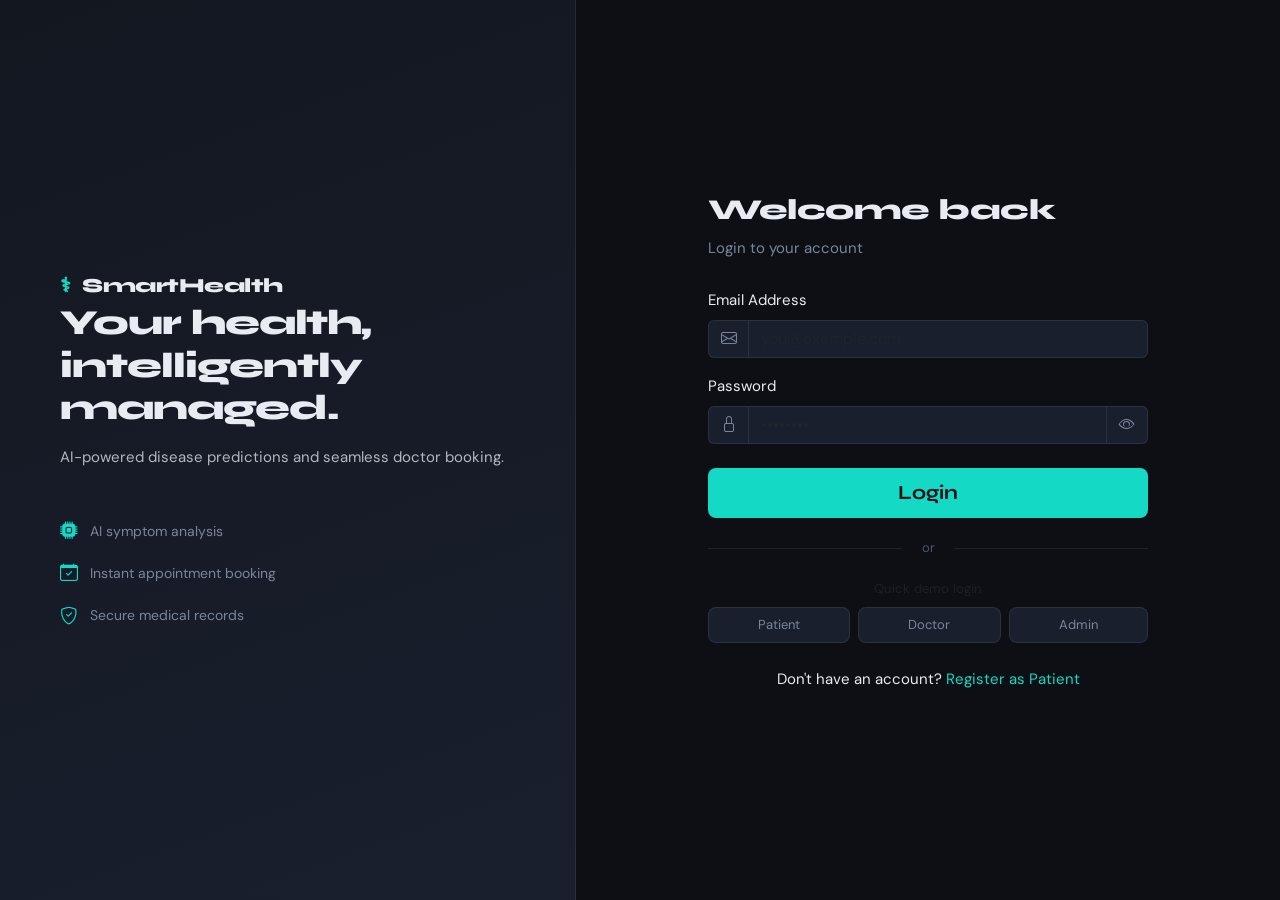
<file: frontend/patient-dashboard.html>
<!DOCTYPE html>
<html lang="en">
<head>
  <meta charset="UTF-8" /><meta name="viewport" content="width=device-width, initial-scale=1.0" />
  <title>Patient Dashboard — SmartHealth</title>
  <link href="https://fonts.googleapis.com/css2?family=Syne:wght@400;600;700;800&family=DM+Sans:ital,wght@0,300;0,400;0,500&display=swap" rel="stylesheet" />
  <link rel="stylesheet" href="https://cdn.jsdelivr.net/npm/bootstrap@5.3.3/dist/css/bootstrap.min.css" />
  <link rel="stylesheet" href="https://cdn.jsdelivr.net/npm/bootstrap-icons@1.11.3/font/bootstrap-icons.css" />
  <link rel="stylesheet" href="style.css" />
</head>
<body class="dashboard-page">

<!-- ───── Sidebar ───── -->
<div class="sh-sidebar" id="sidebar">
  <div class="sidebar-brand"><span class="brand-icon">⚕</span> SmartHealth</div>
  <nav class="sidebar-nav">
    <a href="#" class="sidebar-link active" data-tab="overview">
      <i class="bi bi-grid-1x2"></i> Overview
    </a>
    <a href="#" class="sidebar-link" data-tab="symptomChecker">
      <i class="bi bi-activity"></i> Symptom Checker
    </a>
    <a href="#" class="sidebar-link" data-tab="predictions">
      <i class="bi bi-cpu"></i> AI Predictions
    </a>
    <a href="#" class="sidebar-link" data-tab="appointments">
      <i class="bi bi-calendar3"></i> Appointments
    </a>
    <a href="#" class="sidebar-link" data-tab="bookAppointment">
      <i class="bi bi-plus-circle"></i> Book Appointment
    </a>
  </nav>
  <div class="sidebar-footer">
    <button class="btn btn-sm sh-logout" id="logoutBtn">
      <i class="bi bi-box-arrow-right"></i> Logout
    </button>
  </div>
</div>

<!-- ───── Main Content ───── -->
<div class="sh-main">
  <!-- Topbar -->
  <div class="sh-topbar">
    <button class="sidebar-toggle" id="sidebarToggle"><i class="bi bi-list"></i></button>
    <div class="topbar-title" id="topbarTitle">Overview</div>
    <div class="topbar-user">
      <div class="user-avatar" id="userAvatar">P</div>
      <span id="userName">Patient</span>
    </div>
  </div>

  <div class="dash-content p-4">

    <!-- ── Overview Tab ── -->
    <div id="tab-overview" class="dash-tab active">
      <div class="row g-4 mb-4">
        <div class="col-sm-6 col-xl-3">
          <div class="stat-card sc-teal">
            <div class="sc-icon"><i class="bi bi-cpu"></i></div>
            <div class="sc-body">
              <div class="sc-val" id="statPredictions">0</div>
              <div class="sc-label">AI Predictions</div>
            </div>
          </div>
        </div>
        <div class="col-sm-6 col-xl-3">
          <div class="stat-card sc-blue">
            <div class="sc-icon"><i class="bi bi-calendar-check"></i></div>
            <div class="sc-body">
              <div class="sc-val" id="statAppts">0</div>
              <div class="sc-label">Appointments</div>
            </div>
          </div>
        </div>
        <div class="col-sm-6 col-xl-3">
          <div class="stat-card sc-violet">
            <div class="sc-icon"><i class="bi bi-clock"></i></div>
            <div class="sc-body">
              <div class="sc-val" id="statPending">0</div>
              <div class="sc-label">Pending</div>
            </div>
          </div>
        </div>
        <div class="col-sm-6 col-xl-3">
          <div class="stat-card sc-green">
            <div class="sc-icon"><i class="bi bi-check-circle"></i></div>
            <div class="sc-body">
              <div class="sc-val" id="statCompleted">0</div>
              <div class="sc-label">Completed</div>
            </div>
          </div>
        </div>
      </div>

      <!-- Quick Symptom Check CTA -->
      <div class="quick-cta-card">
        <div>
          <h5>Ready for a quick health check?</h5>
          <p class="mb-0 opacity-75">Select your symptoms and get an AI-powered disease prediction in seconds.</p>
        </div>
        <button class="btn sh-btn-primary" onclick="document.querySelector('[data-tab=symptomChecker]').click()">
          <i class="bi bi-activity me-2"></i>Start Symptom Check
        </button>
      </div>

      <!-- Recent Predictions -->
      <h6 class="section-label mt-4">Recent Predictions</h6>
      <div id="recentPredictions" class="prediction-list"></div>
    </div>

    <!-- ── Symptom Checker Tab ── -->
    <div id="tab-symptomChecker" class="dash-tab">
      <div class="row justify-content-center">
        <div class="col-lg-8">
          <div class="sh-card">
            <div class="sh-card-header">
              <i class="bi bi-activity me-2"></i> AI Symptom Checker
            </div>
             <div class="sh-card-body">
              <p class="text-muted mb-4">Select all symptoms you are currently experiencing:</p>

              <div id="symptomGrid" class="symptom-grid">
                <!-- Populated by JS -->
              </div>

              <div class="mt-3 mb-3">
                <label class="form-label">Additional notes (optional)</label>
                <textarea id="symptomNotes" class="form-control sh-input" rows="2"
                  placeholder="Any additional context about your symptoms…"></textarea>
              </div>

              <div id="symptomAlert" class="alert d-none"></div>

              <button class="btn sh-btn-primary w-100 btn-lg mt-2" id="predictBtn"
                      onclick="runPrediction()">
                <i class="bi bi-cpu me-2"></i>
                <span>Get AI Diagnosis</span>
                <span class="spinner-border spinner-border-sm d-none" id="predictSpinner"></span>
              </button>
            </div>
          </div>

          <!-- Result Card (hidden until prediction) -->
          <div id="predictionResult" class="prediction-result-card d-none mt-4">
            <div class="pr-header">
              <i class="bi bi-shield-plus"></i>
              <span>AI Diagnosis Result</span>
            </div>
            <div class="pr-body">
              <div class="pr-disease" id="prDisease">—</div>
              <div class="pr-conf">
                Confidence: <span id="prConf">—</span>
                <div class="conf-bar mt-2"><div class="conf-fill" id="confFill"></div></div>
              </div>
              <div class="pr-specialty mt-3">
                <i class="bi bi-person-badge me-2"></i>
                Recommended Specialist: <strong id="prSpecialty">—</strong>
              </div>
              <div class="pr-alts mt-3" id="prAlts"></div>
<button class="btn sh-btn-primary mt-4" onclick="document.querySelector('[data-tab=bookAppointment]').click()">
  <i class="bi bi-calendar-plus me-2"></i> Book Appointment
</button>
            </div>
          </div>
        </div>
      </div>
    </div>

    <!-- ── Predictions Tab ── -->
    <div id="tab-predictions" class="dash-tab">
      <h6 class="section-label">Prediction History</h6>
      <div id="predictionHistory" class="prediction-list"></div>
    </div>

    <!-- ── Appointments Tab ── -->
    <div id="tab-appointments" class="dash-tab">
      <h6 class="section-label">My Appointments</h6>
      <div id="appointmentList" class="appt-list"></div>
    </div>

    <!-- ── Book Appointment Tab ── -->
    <div id="tab-bookAppointment" class="dash-tab">
      <div class="row justify-content-center">
        <div class="col-lg-7">
          <div class="sh-card">
            <div class="sh-card-header"><i class="bi bi-calendar-plus me-2"></i> Book Appointment</div>
            <div class="sh-card-body">
              <form id="bookForm">
                <div class="mb-3">
                  <label class="form-label">Specialization</label>
                  <select id="specialtyFilter" class="form-select sh-input" onchange="loadDoctors()">
                    <option value="">All Specializations</option>
                    <option>General Physician</option>
                    <option>Pulmonologist</option>
                    <option>Cardiologist</option>
                    <option>Neurologist</option>
                    <option>Gastroenterologist</option>
                    <option>Dermatologist</option>
                    <option>Endocrinologist</option>
                    <option>Infectious Disease Specialist</option>
                    <option>Rheumatologist</option>
                    <option>Hematologist</option>
                    <option>Urologist</option>
                    <option>Psychiatrist</option>
                  </select>
                </div>
                <div class="mb-3">
                  <label class="form-label">Select Doctor</label>
                  <select id="doctorSelect" class="form-select sh-input" required>
                    <option value="">— Choose a doctor —</option>
              
                  </select>
                </div>
                <div class="row g-3">
                  <div class="col-md-6">
                    <label class="form-label">Date</label>
                    <input type="date" id="apptDate" class="form-control sh-input" required
                           min="" />
                  </div>
                  <div class="col-md-6">
                    <label class="form-label">Time</label>
                    <input type="time" id="apptTime" class="form-control sh-input" required />
                  </div>
                </div>
                <div class="mt-3">
                  <label class="form-label">Reason / Symptoms</label>
                  <textarea id="apptReason" class="form-control sh-input" rows="3"
                            placeholder="Briefly describe why you're booking this appointment…"></textarea>
                </div>
                <div id="bookAlert" class="alert d-none mt-3"></div>
                <button type="button" class="btn sh-btn-primary w-100 mt-3" onclick="bookAppointment()">
                  <i class="bi bi-calendar-check me-2"></i> Confirm Booking
                </button>
              </form>
            </div>
          </div>
        </div>
      </div>
    </div>

  </div><!-- /dash-content -->
</div><!-- /sh-main -->

<script src="https://cdn.jsdelivr.net/npm/bootstrap@5.3.3/dist/js/bootstrap.bundle.min.js"></script>
<script src="script.js"></script>
<script src="patient.js"></script>
</body>
</html>
</file>
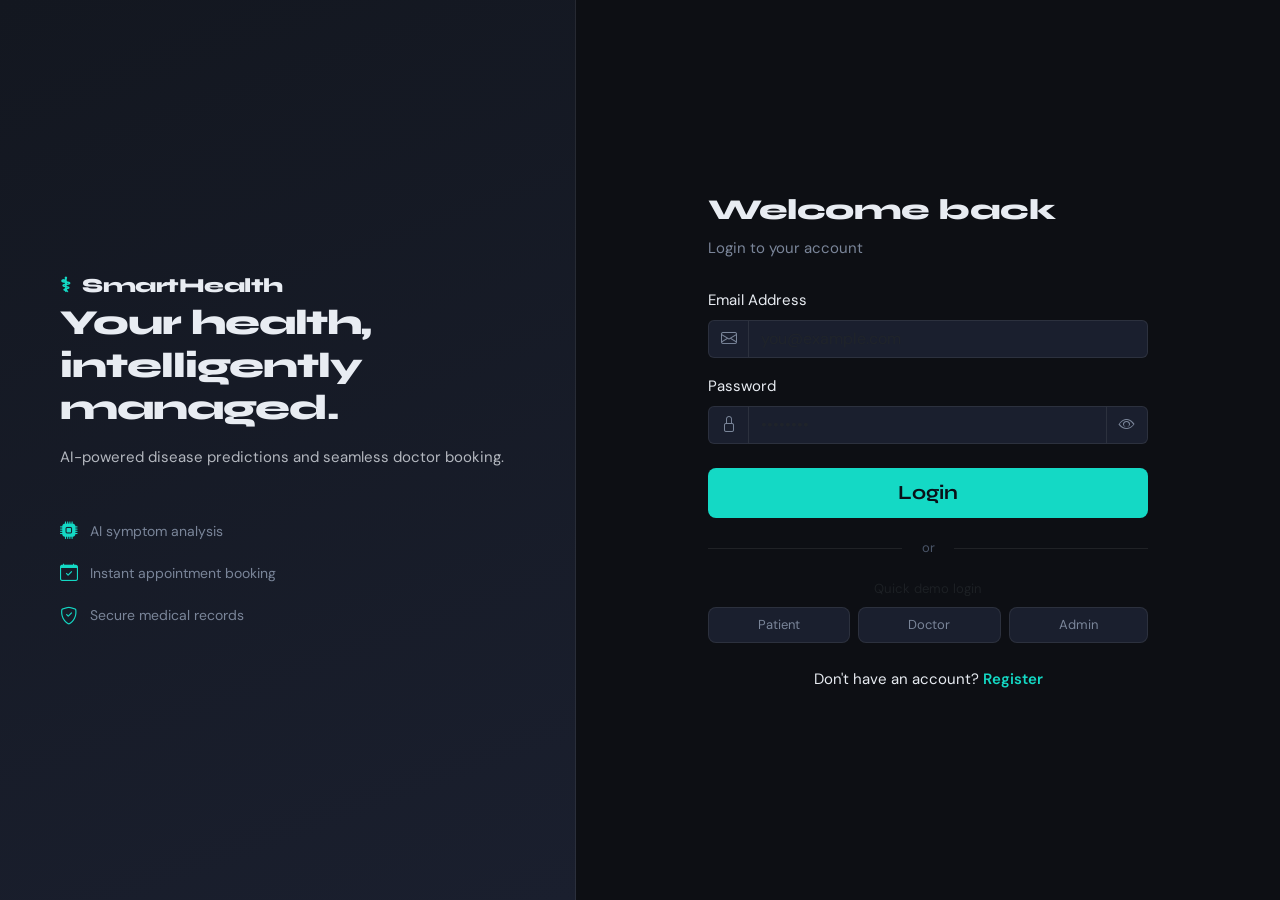
<file: public/login.html>
<!DOCTYPE html>
<html lang="en">
<head>
  <meta charset="UTF-8" /><meta name="viewport" content="width=device-width, initial-scale=1.0" />
  <title>Login — SmartHealth</title>
  <link href="https://fonts.googleapis.com/css2?family=Syne:wght@400;600;700;800&family=DM+Sans:ital,wght@0,300;0,400;0,500&display=swap" rel="stylesheet" />
  <link rel="stylesheet" href="https://cdn.jsdelivr.net/npm/bootstrap@5.3.3/dist/css/bootstrap.min.css" />
  <link rel="stylesheet" href="https://cdn.jsdelivr.net/npm/bootstrap-icons@1.11.3/font/bootstrap-icons.css" />
  <link rel="stylesheet" href="style.css" />
</head>
<body class="auth-page">
<div class="auth-split">
  <!-- Left panel -->
  <div class="auth-left d-none d-lg-flex">
    <div class="auth-left-content">
      <a href="index.html" class="sh-brand mb-5"><span class="brand-icon">⚕</span> SmartHealth</a>
      <h2>Your health,<br/>intelligently managed.</h2>
      <p class="mt-3 opacity-75">AI-powered disease predictions and seamless doctor booking.</p>
      <div class="auth-features mt-5">
        <div class="auth-feat"><i class="bi bi-cpu-fill"></i> AI symptom analysis</div>
        <div class="auth-feat"><i class="bi bi-calendar-check"></i> Instant appointment booking</div>
        <div class="auth-feat"><i class="bi bi-shield-check"></i> Secure medical records</div>
      </div>
    </div>
  </div>
  <!-- Right panel (form) -->
  <div class="auth-right">
    <div class="auth-form-wrap">
      <h3 class="auth-form-title">Welcome back</h3>
      <p class="auth-form-sub">Login to your account</p>

      <div id="alertBox" class="alert d-none"></div>

      <form id="loginForm" novalidate>
        <div class="mb-3">
          <label class="form-label">Email Address</label>
          <div class="input-group sh-input-group">
            <span class="input-group-text"><i class="bi bi-envelope"></i></span>
            <input type="email" id="email" class="form-control" placeholder="you@example.com" required />
          </div>
        </div>
        <div class="mb-4">
          <label class="form-label">Password</label>
          <div class="input-group sh-input-group">
            <span class="input-group-text"><i class="bi bi-lock"></i></span>
            <input type="password" id="password" class="form-control" placeholder="••••••••" required />
            <button class="btn btn-outline-secondary" type="button" id="togglePwd">
              <i class="bi bi-eye"></i>
            </button>
          </div>
        </div>
        <button type="submit" class="btn sh-btn-primary w-100 btn-lg" id="loginBtn">
          <span class="btn-text">Login</span>
          <span class="spinner-border spinner-border-sm d-none" id="loginSpinner"></span>
        </button>
      </form>

      <div class="auth-divider">or</div>

      <!-- Quick demo logins -->
      <div class="demo-logins">
        <p class="text-center text-muted small mb-2">Quick demo login</p>
        <div class="d-flex gap-2">
          <button class="btn sh-btn-demo flex-fill" onclick="demoLogin('patient')">Patient</button>
          <button class="btn sh-btn-demo flex-fill" onclick="demoLogin('doctor')">Doctor</button>
          <button class="btn sh-btn-demo flex-fill" onclick="demoLogin('admin')">Admin</button>
        </div>
      </div>

      <p class="text-center mt-4">Don't have an account? <a href="register.html" class="sh-link">Register</a></p>
    </div>
  </div>
</div>
<script src="https://cdn.jsdelivr.net/npm/bootstrap@5.3.3/dist/js/bootstrap.bundle.min.js"></script>

<!-- Load API script FIRST -->
<script src="script.js"></script>

<script>
document.addEventListener("DOMContentLoaded", () => {

  /* =========================
     TOGGLE PASSWORD
  ========================= */
  const togglePwd = document.getElementById("togglePwd");
  const passwordInput = document.getElementById("password");

  if (togglePwd && passwordInput) {
    togglePwd.addEventListener("click", () => {
      const icon = togglePwd.querySelector("i");

      if (passwordInput.type === "password") {
        passwordInput.type = "text";
        icon.className = "bi bi-eye-slash";
      } else {
        passwordInput.type = "password";
        icon.className = "bi bi-eye";
      }
    });
  }

  /* =========================
     LOGIN FORM
  ========================= */
  const loginForm = document.getElementById("loginForm");
  const loginBtn = document.getElementById("loginBtn");
  const spinner = document.getElementById("loginSpinner");

  if (!loginForm) return;

  loginForm.addEventListener("submit", async (e) => {
    e.preventDefault();

    const email = document.getElementById("email").value.trim();
    const password = passwordInput.value;

    loginBtn.disabled = true;
    spinner.classList.remove("d-none");

    try {

      const res = await API.login(email, password);

      if (res && res.token) {

        // Save token & user
        localStorage.setItem("sh_token", res.token);
        localStorage.setItem("sh_user", JSON.stringify(res));

        showAlert("Login successful! Redirecting...", "success");

        setTimeout(() => {
          redirectByRole(res.role);
        }, 800);

      } else {

        showAlert(res?.message || "Invalid email or password", "danger");

      }

    } catch (error) {

      console.error(error);
      showAlert("Server not responding. Try again.", "danger");

    } finally {

      loginBtn.disabled = false;
      spinner.classList.add("d-none");

    }

  });

});


/* =========================
   DEMO LOGIN
========================= */
function demoLogin(role) {

  const creds = {
    patient: {
      email: "patient@demo.com",
      password: "Demo@1234"
    },
    doctor: {
      email: "doctor@demo.com",
      password: "Demo@1234"
    },
    admin: {
      email: "admin@smarthealth.com",
      password: "Admin@123"
    }
  };

  document.getElementById("email").value = creds[role].email;
  document.getElementById("password").value = creds[role].password;

}


/* =========================
   ALERT
========================= */
function showAlert(message, type) {

  const box = document.getElementById("alertBox");

  box.className = `alert alert-${type}`;
  box.textContent = message;
  box.classList.remove("d-none");

}


/* =========================
   REDIRECT
========================= */
function redirectByRole(role) {

  const routes = {
    PATIENT: "patient-dashboard.html",
    DOCTOR: "doctor-dashboard.html",
    ADMIN: "admin-dashboard.html"
  };

  window.location.href = routes[role] || "index.html";

}
</script>
</body>
</html>
</file>
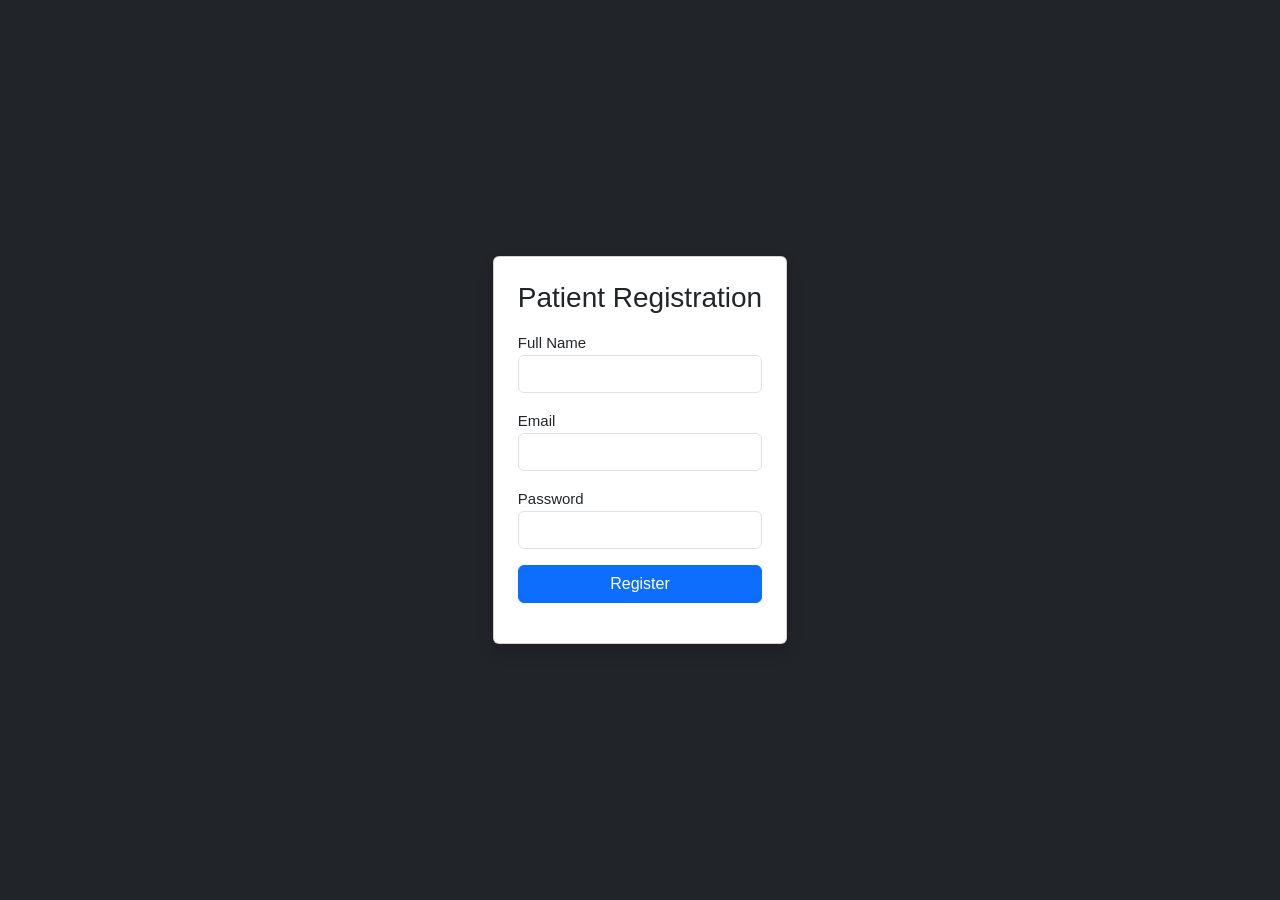
<file: public/register-patient.html>
<!DOCTYPE html>
<html lang="en">
<head>
  <meta charset="UTF-8">
  <title>Patient Register</title>

  <!-- ✅ Bootstrap -->
  <link href="https://cdn.jsdelivr.net/npm/bootstrap@5.3.3/dist/css/bootstrap.min.css" rel="stylesheet">

  <!-- ✅ Your CSS -->
<link rel="stylesheet" href="style.css">
</head>

<body class="bg-dark">

<div class="container d-flex justify-content-center align-items-center vh-100">

  <div class="card p-4 shadow register-card">

    <h3 class="text-center mb-3">Patient Registration</h3>

    <form id="registerForm">

      <div class="mb-3">
        <label>Full Name</label>
        <input type="text" id="fullName" class="form-control" required>
      </div>

      <div class="mb-3">
        <label>Email</label>
        <input type="email" id="email" class="form-control" required>
      </div>

      <div class="mb-3">
        <label>Password</label>
        <input type="password" id="password" class="form-control" required>
      </div>

      <button type="submit" class="btn btn-primary w-100">Register</button>

    </form>

    <div id="msg" class="text-center mt-3"></div>

  </div>

</div>

<!-- ✅ JS -->
<link rel="stylesheet" href="style.css">
<script>
document.getElementById("registerForm").addEventListener("submit", async (e) => {
  e.preventDefault();

  const payload = {
    fullName: document.getElementById("fullName").value,
    email: document.getElementById("email").value,
    password: document.getElementById("password").value,
    role: "PATIENT"
  };

  const res = await API.register(payload);

  if (res && res.token) {
    document.getElementById("msg").innerHTML = "✅ Registration Success";
    document.getElementById("msg").style.color = "#30d158";
  } else {
    document.getElementById("msg").innerHTML = "❌ Failed";
    document.getElementById("msg").style.color = "#ff5a7e";
  }
});
</script>
</body>
</html>
</file>
<file: frontend/style.css>
/* ============================================================
   SmartHealth — Main Stylesheet
   Aesthetic: Clinical-Luxury Dark with teal accents
   Fonts: Syne (headings) + DM Sans (body)
   ============================================================ */

/* ── CSS Variables ─────────────────────────────────────────── */
:root {
  --bg:          #0d0f14;
  --bg-2:        #131720;
  --bg-3:        #1a1f2e;
  --bg-card:     #161b27;
  --border:      rgba(255,255,255,0.08);
  --border-2:    rgba(255,255,255,0.12);

  --teal:        #14d9c5;
  --teal-dim:    rgba(20,217,197,0.15);
  --teal-dark:   #0fa896;
  --blue:        #4c8dff;
  --blue-dim:    rgba(76,141,255,0.15);
  --violet:      #9b6dff;
  --violet-dim:  rgba(155,109,255,0.15);
  --rose:        #ff5a7e;
  --rose-dim:    rgba(255,90,126,0.15);
  --amber:       #f5a623;
  --amber-dim:   rgba(245,166,35,0.15);
  --green:       #30d158;
  --green-dim:   rgba(48,209,88,0.15);

  --text:        #e8ecf2;
  --text-muted:  #7a8599;
  --text-faint:  #4a5568;

  --radius:      14px;
  --radius-sm:   8px;
  --radius-lg:   20px;

  --sidebar-w:   240px;
  --topbar-h:    60px;
  --shadow:      0 8px 32px rgba(0,0,0,0.4);
  --shadow-sm:   0 4px 16px rgba(0,0,0,0.3);
}

/* ── Base ──────────────────────────────────────────────────── */
* { box-sizing: border-box; }

body {
  background: var(--bg);
  color: var(--text);
  font-family: 'DM Sans', sans-serif;
  font-size: 15px;
  line-height: 1.6;
  margin: 0;
}

h1,h2,h3,h4,h5,h6,
.sh-brand,
.hero-title,
.section-title,
.auth-form-title,
.sidebar-brand {
  font-family: 'Syne', sans-serif;
}

a { color: var(--teal); text-decoration: none; }
a:hover { color: var(--teal-dark); }

/* ── Scrollbar ─────────────────────────────────────────────── */
::-webkit-scrollbar { width: 6px; height: 6px; }
::-webkit-scrollbar-track { background: var(--bg-2); }
::-webkit-scrollbar-thumb { background: var(--bg-3); border-radius: 99px; }
::-webkit-scrollbar-thumb:hover { background: var(--border-2); }

/* ════════════════════════════════════════════════════════════
   NAVBAR
   ════════════════════════════════════════════════════════════ */
.sh-nav {
  background: rgba(13,15,20,0.92);
  backdrop-filter: blur(16px);
  border-bottom: 1px solid var(--border);
  padding: 14px 0;
}
.sh-brand {
  font-size: 1.25rem;
  font-weight: 800;
  color: var(--text) !important;
  letter-spacing: -0.5px;
}
.brand-icon {
  color: var(--teal);
  margin-right: 6px;
}
.sh-nav .nav-link {
  color: var(--text-muted);
  font-weight: 500;
  padding: 6px 12px;
  transition: color .2s;
}
.sh-nav .nav-link:hover { color: var(--text); }

/* ── Buttons ───────────────────────────────────────────────── */
.sh-btn-primary {
  background: var(--teal);
  color: #0a1018;
  border: none;
  font-family: 'Syne', sans-serif;
  font-weight: 700;
  border-radius: var(--radius-sm);
  padding: 10px 22px;
  transition: background .2s, transform .1s, box-shadow .2s;
}
.sh-btn-primary:hover {
  background: var(--teal-dark);
  color: #0a1018;
  transform: translateY(-1px);
  box-shadow: 0 6px 20px rgba(20,217,197,0.3);
}

.sh-btn-outline {
  background: transparent;
  color: var(--text);
  border: 1px solid var(--border-2);
  font-family: 'Syne', sans-serif;
  font-weight: 600;
  border-radius: var(--radius-sm);
  padding: 10px 22px;
  transition: border-color .2s, color .2s;
}
.sh-btn-outline:hover {
  border-color: var(--teal);
  color: var(--teal);
}

.sh-btn-demo {
  background: var(--bg-3);
  color: var(--text-muted);
  border: 1px solid var(--border);
  font-size: 13px;
  padding: 7px 12px;
  border-radius: var(--radius-sm);
  transition: all .2s;
}
.sh-btn-demo:hover {
  background: var(--teal-dim);
  color: var(--teal);
  border-color: var(--teal);
}

/* ════════════════════════════════════════════════════════════
   HERO
   ════════════════════════════════════════════════════════════ */
.sh-hero {
  position: relative;
  background: var(--bg);
  overflow: hidden;
}

.hero-bg-grid {
  position: absolute;
  inset: 0;
  background-image:
    linear-gradient(rgba(20,217,197,0.04) 1px, transparent 1px),
    linear-gradient(90deg, rgba(20,217,197,0.04) 1px, transparent 1px);
  background-size: 60px 60px;
  mask-image: radial-gradient(ellipse at 50% 40%, black 30%, transparent 80%);
}

.hero-badge {
  display: inline-block;
  background: var(--teal-dim);
  color: var(--teal);
  border: 1px solid rgba(20,217,197,0.25);
  border-radius: 99px;
  padding: 5px 16px;
  font-size: 13px;
  font-weight: 600;
  letter-spacing: 0.5px;
  margin-bottom: 24px;
  animation: fadeUp .6s ease both;
}

.hero-title {
  font-size: clamp(2.4rem, 5vw, 4rem);
  font-weight: 800;
  line-height: 1.1;
  letter-spacing: -1.5px;
  animation: fadeUp .6s .1s ease both;
}

.hero-accent {
  background: linear-gradient(135deg, var(--teal) 0%, var(--blue) 100%);
  -webkit-background-clip: text;
  -webkit-text-fill-color: transparent;
}

.hero-sub {
  color: var(--text-muted);
  max-width: 480px;
  margin: 20px 0 32px;
  font-size: 1rem;
  line-height: 1.7;
  animation: fadeUp .6s .2s ease both;
}

.hero-stats {
  display: flex;
  gap: 36px;
  animation: fadeUp .6s .4s ease both;
}
.hero-stat span {
  display: block;
  font-family: 'Syne', sans-serif;
  font-size: 1.8rem;
  font-weight: 800;
  color: var(--teal);
}
.hero-stat small {
  color: var(--text-muted);
  font-size: 12px;
}

/* Floating cards stack */
.hero-card-stack {
  position: relative;
  width: 340px;
  height: 320px;
}
.hero-float-card {
  position: absolute;
  background: var(--bg-card);
  border: 1px solid var(--border-2);
  border-radius: var(--radius);
  padding: 18px 20px;
  display: flex;
  align-items: center;
  gap: 14px;
  backdrop-filter: blur(10px);
  box-shadow: var(--shadow);
  animation: float 4s ease-in-out infinite;
}
.hero-float-card i {
  font-size: 1.6rem;
}
.card-pulse { top: 0; left: 0; animation-delay: 0s; }
.card-pulse i { color: var(--teal); }
.card-appt  { top: 110px; right: 0; animation-delay: 1s; }
.card-appt i { color: var(--blue); }
.card-spec  { bottom: 0; left: 30px; animation-delay: 2s; }
.card-spec i { color: var(--violet); }

.fc-label { font-size: 11px; color: var(--text-muted); }
.fc-val   { font-size: 14px; font-weight: 600; color: var(--text); }
/* ════════════════════════════════════════════════════════════
   SECTIONS (landing page)
   ════════════════════════════════════════════════════════════ */
.sh-section {
  padding: 100px 0;
}
.sh-section-alt {
  background: var(--bg-2);
}

.section-header { text-align: center; }
.section-chip {
  display: inline-block;
  background: var(--teal-dim);
  color: var(--teal);
  border: 1px solid rgba(20,217,197,0.2);
  border-radius: 99px;
  padding: 4px 14px;
  font-size: 12px;
  font-weight: 700;
  letter-spacing: 1px;
  text-transform: uppercase;
  margin-bottom: 12px;
}
.section-title {
  font-size: clamp(1.8rem, 3vw, 2.6rem);
  font-weight: 800;
  letter-spacing: -1px;
  color: var(--text);
}
.section-sub { color: var(--text-muted); max-width: 500px; margin: 12px auto 0; }

/* Feature cards */
.sh-feature-card {
  background: var(--bg-card);
  border: 1px solid var(--border);
  border-radius: var(--radius);
  padding: 28px 24px;
  height: 100%;
  transition: border-color .2s, transform .2s, box-shadow .2s;
}
.sh-feature-card:hover {
  border-color: var(--teal);
  transform: translateY(-4px);
  box-shadow: 0 12px 40px rgba(20,217,197,0.1);
}
.feat-icon {
  width: 48px;
  height: 48px;
  border-radius: var(--radius-sm);
  display: flex;
  align-items: center;
  justify-content: center;
  font-size: 1.3rem;
  margin-bottom: 16px;
}
.fc-teal   { background: var(--teal-dim);   color: var(--teal);   }
.fc-blue   { background: var(--blue-dim);   color: var(--blue);   }
.fc-violet { background: var(--violet-dim); color: var(--violet); }
.fc-rose   { background: var(--rose-dim);   color: var(--rose);   }
.fc-amber  { background: var(--amber-dim);  color: var(--amber);  }
.fc-green  { background: var(--green-dim);  color: var(--green);  }

/* Steps (how it works) */
.steps-row {
  display: flex;
  align-items: flex-start;
  justify-content: center;
  gap: 8px;
  flex-wrap: wrap;
}
.step-item {
  text-align: center;
  flex: 1;
  min-width: 120px;
  max-width: 180px;
}
.step-num {
  font-family: 'Syne', sans-serif;
  font-size: 0.7rem;
  font-weight: 800;
  color: var(--teal);
  letter-spacing: 2px;
  margin-bottom: 10px;
}
.step-icon {
  width: 60px;
  height: 60px;
  border: 1px solid var(--border-2);
  border-radius: 50%;
  display: flex;
  align-items: center;
  justify-content: center;
  font-size: 1.4rem;
  color: var(--teal);
  margin: 0 auto 12px;
  background: var(--teal-dim);
}
.step-arrow {
  color: var(--text-faint);
  font-size: 1.2rem;
  padding-top: 32px;
}

/* CTA section */
.sh-cta {
  background: linear-gradient(135deg, rgba(20,217,197,0.08) 0%, rgba(76,141,255,0.08) 100%);
  border-top: 1px solid var(--border);
  border-bottom: 1px solid var(--border);
  padding: 80px 0;
}

.sh-footer {
  background: var(--bg-2);
  border-top: 1px solid var(--border);
  padding: 32px 0;
}

/* ════════════════════════════════════════════════════════════
   AUTH PAGES
   ════════════════════════════════════════════════════════════ */
.auth-page {
  min-height: 100vh;
  background: var(--bg);
}
.auth-split {
  display: flex;
  min-height: 100vh;
}
.auth-left {
  flex: 0 0 45%;
  background: linear-gradient(160deg, var(--bg-2) 0%, var(--bg-3) 100%);
  border-right: 1px solid var(--border);
  padding: 60px;
  flex-direction: column;
  justify-content: center;
}
.auth-left-content h2 {
  font-size: 2.2rem;
  font-weight: 800;
  letter-spacing: -1px;
}
.auth-features { display: flex; flex-direction: column; gap: 14px; }
.auth-feat {
  display: flex;
  align-items: center;
  gap: 12px;
  color: var(--text-muted);
  font-size: 14px;
}
.auth-feat i { color: var(--teal); font-size: 1.1rem; }

.auth-right {
  flex: 1;
  display: flex;
  align-items: center;
  justify-content: center;
  padding: 40px 20px;
}
.auth-form-wrap {
  width: 100%;
  max-width: 440px;
}
.auth-form-title {
  font-size: 1.8rem;
  font-weight: 800;
  letter-spacing: -0.5px;
}
.auth-form-sub { color: var(--text-muted); margin-bottom: 28px; }

.sh-input, .form-control.sh-input, .form-select.sh-input {
  background: var(--bg-3);
  border: 1px solid var(--border);
  color: var(--text);
  border-radius: var(--radius-sm);
  padding: 10px 14px;
  transition: border-color .2s;
}
.sh-input:focus, .form-control:focus, .form-select:focus {
  background: var(--bg-3);
  border-color: var(--teal);
  color: var(--text);
  box-shadow: 0 0 0 3px rgba(20,217,197,0.12);
}
.sh-input-group .input-group-text {
  background: var(--bg-3);
  border: 1px solid var(--border);
  border-right: none;
  color: var(--text-muted);
}
.sh-input-group .form-control {
  background: var(--bg-3);
  border-color: var(--border);
  color: var(--text);
}
.sh-input-group .btn-outline-secondary {
  border-color: var(--border);
  color: var(--text-muted);
  background: var(--bg-3);
}
.auth-divider {
  text-align: center;
  color: var(--text-faint);
  font-size: 13px;
  margin: 20px 0;
  position: relative;
}
.auth-divider::before, .auth-divider::after {
  content: '';
  position: absolute;
  top: 50%;
  width: 44%;
  height: 1px;
  background: var(--border);
}
.auth-divider::before { left: 0; }
.auth-divider::after  { right: 0; }

.sh-link { color: var(--teal); font-weight: 600; }
.sh-link:hover { color: var(--teal-dark); }

/* ════════════════════════════════════════════════════════════
   DASHBOARD LAYOUT
   ════════════════════════════════════════════════════════════ */
.dashboard-page { display: flex; background: var(--bg); min-height: 100vh; }

/* Sidebar */
.sh-sidebar {
  width: var(--sidebar-w);
  background: var(--bg-2);
  border-right: 1px solid var(--border);
  display: flex;
  flex-direction: column;
  position: fixed;
  top: 0;
  left: 0;
  height: 100vh;
  z-index: 1000;
  padding: 28px 16px;
  transition: transform .25s ease;
}
.sidebar-brand {
  font-size: 1.15rem;
  font-weight: 800;
  color: var(--text);
  padding: 0 8px 24px;
  border-bottom: 1px solid var(--border);
  margin-bottom: 20px;
}
.sidebar-nav { flex: 1; display: flex; flex-direction: column; gap: 4px; }
.sidebar-link {
  display: flex;
  align-items: center;
  gap: 10px;
  color: var(--text-muted);
  font-weight: 500;
  padding: 10px 12px;
  border-radius: var(--radius-sm);
  transition: all .15s;
  font-size: 14px;
}
.sidebar-link:hover { background: var(--bg-3); color: var(--text); }
.sidebar-link.active { background: var(--teal-dim); color: var(--teal); }
.sidebar-link i { font-size: 1rem; }
.sidebar-footer { padding-top: 16px; border-top: 1px solid var(--border); }
.sh-logout {
  width: 100%;
  background: var(--bg-3);
  color: var(--text-muted);
  border: 1px solid var(--border);
  border-radius: var(--radius-sm);
  padding: 8px;
  font-size: 13px;
  display: flex;
  align-items: center;
  justify-content: center;
  gap: 8px;
  transition: all .2s;
}
.sh-logout:hover { background: var(--rose-dim); color: var(--rose); border-color: var(--rose); }

/* Main area */
.sh-main {
  margin-left: var(--sidebar-w);
  flex: 1;
  display: flex;
  flex-direction: column;
  min-height: 100vh;
}

/* Topbar */
.sh-topbar {
  height: var(--topbar-h);
  background: var(--bg-2);
  border-bottom: 1px solid var(--border);
  display: flex;
  align-items: center;
  padding: 0 24px;
  gap: 16px;
  position: sticky;
  top: 0;
  z-index: 100;
}
.sidebar-toggle {
  background: transparent;
  border: none;
  color: var(--text-muted);
  font-size: 1.3rem;
  cursor: pointer;
  display: none;
}
.topbar-title {
  flex: 1;
  font-family: 'Syne', sans-serif;
  font-weight: 700;
  font-size: 1rem;
}
.topbar-user {
  display: flex;
  align-items: center;
  gap: 10px;
  color: var(--text-muted);
  font-size: 13px;
}
.user-avatar {
  width: 34px;
  height: 34px;
  background: var(--teal-dim);
  color: var(--teal);
  border-radius: 50%;
  display: flex;
  align-items: center;
  justify-content: center;
  font-family: 'Syne', sans-serif;
  font-weight: 800;
  font-size: 14px;
}

/* Tabs */
.dash-content { flex: 1; overflow-y: auto; }
.dash-tab { display: none; }
.dash-tab.active { display: block; }

/* Stat cards */
.stat-card {
  background: var(--bg-card);
  border: 1px solid var(--border);
  border-radius: var(--radius);
  padding: 22px;
  display: flex;
  align-items: center;
  gap: 18px;
  transition: transform .2s, box-shadow .2s;
}
.stat-card:hover { transform: translateY(-2px); box-shadow: var(--shadow-sm); }
.sc-icon {
  width: 52px; height: 52px; border-radius: var(--radius-sm);
  display: flex; align-items: center; justify-content: center;
  font-size: 1.4rem; flex-shrink: 0;
}
.sc-teal   .sc-icon { background: var(--teal-dim);   color: var(--teal);   }
.sc-blue   .sc-icon { background: var(--blue-dim);   color: var(--blue);   }
.sc-violet .sc-icon { background: var(--violet-dim); color: var(--violet); }
.sc-green  .sc-icon { background: var(--green-dim);  color: var(--green);  }
.sc-rose   .sc-icon { background: var(--rose-dim);   color: var(--rose);   }
.sc-amber  .sc-icon { background: var(--amber-dim);  color: var(--amber);  }

.sc-val   { font-family: 'Syne', sans-serif; font-size: 1.8rem; font-weight: 800; }
.sc-label { color: var(--text-muted); font-size: 13px; }

/* Section label */
.section-label {
  font-family: 'Syne', sans-serif;
  font-size: 1rem;
  font-weight: 700;
  color: var(--text-muted);
  text-transform: uppercase;
  letter-spacing: 1px;
  margin-bottom: 16px;
}

/* Quick CTA */
.quick-cta-card {
  background: linear-gradient(135deg, rgba(20,217,197,0.1) 0%, rgba(76,141,255,0.08) 100%);
  border: 1px solid rgba(20,217,197,0.25);
  border-radius: var(--radius);
  padding: 24px 28px;
  display: flex;
  align-items: center;
  justify-content: space-between;
  gap: 16px;
  flex-wrap: wrap;
}

/* Generic sh-card */
.sh-card {
  background: var(--bg-card);
  border: 1px solid var(--border);
  border-radius: var(--radius);
  overflow: hidden;
}
.sh-card-header {
  padding: 16px 22px;
  border-bottom: 1px solid var(--border);
  font-family: 'Syne', sans-serif;
  font-weight: 700;
  font-size: 0.95rem;
  color: var(--text-muted);
}
.sh-card-body { padding: 22px; }

/* Symptom grid */
.symptom-grid {
  display: grid;
  grid-template-columns: repeat(auto-fill, minmax(145px, 1fr));
  gap: 10px;
}
.symptom-chip {
  background: var(--bg-3);
  border: 1px solid var(--border);
  border-radius: 99px;
  padding: 8px 14px;
  font-size: 13px;
  cursor: pointer;
  transition: all .15s;
  display: flex;
  align-items: center;
  gap: 6px;
  color: var(--text-muted);
}
.symptom-chip:hover  { border-color: var(--teal); color: var(--text); }
.symptom-chip.selected {
  background: var(--teal-dim);
  border-color: var(--teal);
  color: var(--teal);
}
.symptom-chip .chip-dot {
  width: 8px; height: 8px; border-radius: 50%;
  background: currentColor; flex-shrink: 0;
}

/* Prediction result card */
.prediction-result-card {
  background: var(--bg-card);
  border: 1px solid var(--teal);
  border-radius: var(--radius);
  overflow: hidden;
  box-shadow: 0 0 30px rgba(20,217,197,0.1);
}
.pr-header {
  background: var(--teal-dim);
  padding: 14px 22px;
  display: flex;
  align-items: center;
  gap: 10px;
  font-family: 'Syne', sans-serif;
  font-weight: 700;
  color: var(--teal);
}
.pr-body { padding: 22px; }
.pr-disease {
  font-family: 'Syne', sans-serif;
  font-size: 1.6rem;
  font-weight: 800;
  color: var(--text);
}
.conf-bar {
  height: 6px;
  background: var(--bg-3);
  border-radius: 99px;
  overflow: hidden;
}
.conf-fill {
  height: 100%;
  background: linear-gradient(90deg, var(--teal), var(--blue));
  border-radius: 99px;
  transition: width .8s ease;
}
.pr-specialty { color: var(--text-muted); font-size: 14px; }
.pr-alts { color: var(--text-muted); font-size: 13px; }

/* Prediction / Appointment cards in lists */
.pred-card, .appt-card {
  background: var(--bg-card);
  border: 1px solid var(--border);
  border-radius: var(--radius);
  padding: 18px 22px;
  margin-bottom: 12px;
  transition: border-color .2s;
}
.pred-card:hover, .appt-card:hover { border-color: var(--border-2); }

.badge-pending   { background: var(--amber-dim);  color: var(--amber);  }
.badge-approved  { background: var(--green-dim);  color: var(--green);  }
.badge-rejected  { background: var(--rose-dim);   color: var(--rose);   }
.badge-completed { background: var(--blue-dim);   color: var(--blue);   }
.badge-cancelled { background: var(--bg-3);       color: var(--text-muted); }

.status-badge {
  display: inline-block;
  padding: 3px 10px;
  border-radius: 99px;
  font-size: 11px;
  font-weight: 700;
  text-transform: uppercase;
  letter-spacing: 0.5px;
}

/* Tables */
.sh-table {
  color: var(--text);
  border-color: var(--border);
}
.sh-table thead tr {
  background: var(--bg-3);
  color: var(--text-muted);
  font-size: 12px;
  text-transform: uppercase;
  letter-spacing: 0.5px;
}
.sh-table tbody tr { border-color: var(--border); }
.sh-table tbody tr:hover { background: rgba(255,255,255,0.02); }
.sh-table td, .sh-table th { padding: 14px 16px; vertical-align: middle; }

/* ════════════════════════════════════════════════════════════
   ANIMATIONS
   ════════════════════════════════════════════════════════════ */
@keyframes fadeUp {
  from { opacity: 0; transform: translateY(20px); }
  to   { opacity: 1; transform: translateY(0); }
}

@keyframes float {
  0%, 100% { transform: translateY(0);   }
  50%       { transform: translateY(-8px); }
}

/* ════════════════════════════════════════════════════════════
   RESPONSIVE
   ════════════════════════════════════════════════════════════ */
@media (max-width: 992px) {
  .sh-sidebar {
    transform: translateX(-100%);
  }
  .sh-sidebar.open {
    transform: translateX(0);
  }
  .sh-main { margin-left: 0; }
  .sidebar-toggle { display: block; }
}

@media (max-width: 576px) {
  .auth-left { display: none !important; }
  .hero-stats { gap: 20px; }
}
/* ===== REGISTER PAGE FIX ===== */

.register-container {
  min-height: 100vh;
  display: flex;
  justify-content: center;
  align-items: center;
  background: var(--bg);
}

.register-box {
  background: var(--bg-card);
  padding: 30px;
  border-radius: 14px;
  width: 100%;
  max-width: 400px;
  border: 1px solid var(--border);
  box-shadow: var(--shadow);
}

.register-box h2 {
  text-align: center;
  margin-bottom: 20px;
  font-family: 'Syne', sans-serif;
}

.register-box input {
  width: 100%;
  margin-bottom: 12px;
  padding: 10px;
  border-radius: 8px;
  border: 1px solid var(--border);
  background: var(--bg-3);
  color: white;
}

.register-box button {
  width: 100%;
  padding: 10px;
  border-radius: 8px;
  background: var(--teal);
  border: none;
  font-weight: bold;
}

.symptom-grid {
  display: flex;
  flex-wrap: wrap;
  gap: 10px;
}

.symptom-chip {
  padding: 8px 14px;
  border-radius: 20px;
  background: #1e293b;
  color: #fff;
  cursor: pointer;
  transition: 0.3s;
  border: 1px solid #334155;
}

.symptom-chip:hover {
  background: #334155;
}

.symptom-chip.selected {
  background: #00d4aa;
  color: #000;
}
</file>
<file: public/style.css>
/* ============================================================
   SmartHealth — Main Stylesheet
   Aesthetic: Clinical-Luxury Dark with teal accents
   Fonts: Syne (headings) + DM Sans (body)
   ============================================================ */

/* ── CSS Variables ─────────────────────────────────────────── */
:root {
  --bg:          #0d0f14;
  --bg-2:        #131720;
  --bg-3:        #1a1f2e;
  --bg-card:     #161b27;
  --border:      rgba(255,255,255,0.08);
  --border-2:    rgba(255,255,255,0.12);

  --teal:        #14d9c5;
  --teal-dim:    rgba(20,217,197,0.15);
  --teal-dark:   #0fa896;
  --blue:        #4c8dff;
  --blue-dim:    rgba(76,141,255,0.15);
  --violet:      #9b6dff;
  --violet-dim:  rgba(155,109,255,0.15);
  --rose:        #ff5a7e;
  --rose-dim:    rgba(255,90,126,0.15);
  --amber:       #f5a623;
  --amber-dim:   rgba(245,166,35,0.15);
  --green:       #30d158;
  --green-dim:   rgba(48,209,88,0.15);

  --text:        #e8ecf2;
  --text-muted:  #7a8599;
  --text-faint:  #4a5568;

  --radius:      14px;
  --radius-sm:   8px;
  --radius-lg:   20px;

  --sidebar-w:   240px;
  --topbar-h:    60px;
  --shadow:      0 8px 32px rgba(0,0,0,0.4);
  --shadow-sm:   0 4px 16px rgba(0,0,0,0.3);
}

/* ── Base ──────────────────────────────────────────────────── */
* { box-sizing: border-box; }

body {
  background: var(--bg);
  color: var(--text);
  font-family: 'DM Sans', sans-serif;
  font-size: 15px;
  line-height: 1.6;
  margin: 0;
}

h1,h2,h3,h4,h5,h6,
.sh-brand,
.hero-title,
.section-title,
.auth-form-title,
.sidebar-brand {
  font-family: 'Syne', sans-serif;
}

a { color: var(--teal); text-decoration: none; }
a:hover { color: var(--teal-dark); }

/* ── Scrollbar ─────────────────────────────────────────────── */
::-webkit-scrollbar { width: 6px; height: 6px; }
::-webkit-scrollbar-track { background: var(--bg-2); }
::-webkit-scrollbar-thumb { background: var(--bg-3); border-radius: 99px; }
::-webkit-scrollbar-thumb:hover { background: var(--border-2); }

/* ════════════════════════════════════════════════════════════
   NAVBAR
   ════════════════════════════════════════════════════════════ */
.sh-nav {
  background: rgba(13,15,20,0.92);
  backdrop-filter: blur(16px);
  border-bottom: 1px solid var(--border);
  padding: 14px 0;
}
.sh-brand {
  font-size: 1.25rem;
  font-weight: 800;
  color: var(--text) !important;
  letter-spacing: -0.5px;
}
.brand-icon {
  color: var(--teal);
  margin-right: 6px;
}
.sh-nav .nav-link {
  color: var(--text-muted);
  font-weight: 500;
  padding: 6px 12px;
  transition: color .2s;
}
.sh-nav .nav-link:hover { color: var(--text); }

/* ── Buttons ───────────────────────────────────────────────── */
.sh-btn-primary {
  background: var(--teal);
  color: #0a1018;
  border: none;
  font-family: 'Syne', sans-serif;
  font-weight: 700;
  border-radius: var(--radius-sm);
  padding: 10px 22px;
  transition: background .2s, transform .1s, box-shadow .2s;
}
.sh-btn-primary:hover {
  background: var(--teal-dark);
  color: #0a1018;
  transform: translateY(-1px);
  box-shadow: 0 6px 20px rgba(20,217,197,0.3);
}

.sh-btn-outline {
  background: transparent;
  color: var(--text);
  border: 1px solid var(--border-2);
  font-family: 'Syne', sans-serif;
  font-weight: 600;
  border-radius: var(--radius-sm);
  padding: 10px 22px;
  transition: border-color .2s, color .2s;
}
.sh-btn-outline:hover {
  border-color: var(--teal);
  color: var(--teal);
}

.sh-btn-demo {
  background: var(--bg-3);
  color: var(--text-muted);
  border: 1px solid var(--border);
  font-size: 13px;
  padding: 7px 12px;
  border-radius: var(--radius-sm);
  transition: all .2s;
}
.sh-btn-demo:hover {
  background: var(--teal-dim);
  color: var(--teal);
  border-color: var(--teal);
}

/* ════════════════════════════════════════════════════════════
   HERO
   ════════════════════════════════════════════════════════════ */
.sh-hero {
  position: relative;
  background: var(--bg);
  overflow: hidden;
}

.hero-bg-grid {
  position: absolute;
  inset: 0;
  background-image:
    linear-gradient(rgba(20,217,197,0.04) 1px, transparent 1px),
    linear-gradient(90deg, rgba(20,217,197,0.04) 1px, transparent 1px);
  background-size: 60px 60px;
  mask-image: radial-gradient(ellipse at 50% 40%, black 30%, transparent 80%);
}

.hero-badge {
  display: inline-block;
  background: var(--teal-dim);
  color: var(--teal);
  border: 1px solid rgba(20,217,197,0.25);
  border-radius: 99px;
  padding: 5px 16px;
  font-size: 13px;
  font-weight: 600;
  letter-spacing: 0.5px;
  margin-bottom: 24px;
  animation: fadeUp .6s ease both;
}

.hero-title {
  font-size: clamp(2.4rem, 5vw, 4rem);
  font-weight: 800;
  line-height: 1.1;
  letter-spacing: -1.5px;
  animation: fadeUp .6s .1s ease both;
}

.hero-accent {
  background: linear-gradient(135deg, var(--teal) 0%, var(--blue) 100%);
  -webkit-background-clip: text;
  -webkit-text-fill-color: transparent;
}

.hero-sub {
  color: var(--text-muted);
  max-width: 480px;
  margin: 20px 0 32px;
  font-size: 1rem;
  line-height: 1.7;
  animation: fadeUp .6s .2s ease both;
}

.hero-stats {
  display: flex;
  gap: 36px;
  animation: fadeUp .6s .4s ease both;
}
.hero-stat span {
  display: block;
  font-family: 'Syne', sans-serif;
  font-size: 1.8rem;
  font-weight: 800;
  color: var(--teal);
}
.hero-stat small {
  color: var(--text-muted);
  font-size: 12px;
}

/* Floating cards stack */
.hero-card-stack {
  position: relative;
  width: 340px;
  height: 320px;
}
.hero-float-card {
  position: absolute;
  background: var(--bg-card);
  border: 1px solid var(--border-2);
  border-radius: var(--radius);
  padding: 18px 20px;
  display: flex;
  align-items: center;
  gap: 14px;
  backdrop-filter: blur(10px);
  box-shadow: var(--shadow);
  animation: float 4s ease-in-out infinite;
}
.hero-float-card i {
  font-size: 1.6rem;
}
.card-pulse { top: 0; left: 0; animation-delay: 0s; }
.card-pulse i { color: var(--teal); }
.card-appt  { top: 110px; right: 0; animation-delay: 1s; }
.card-appt i { color: var(--blue); }
.card-spec  { bottom: 0; left: 30px; animation-delay: 2s; }
.card-spec i { color: var(--violet); }

.fc-label { font-size: 11px; color: var(--text-muted); }
.fc-val   { font-size: 14px; font-weight: 600; color: var(--text); }
/* ════════════════════════════════════════════════════════════
   SECTIONS (landing page)
   ════════════════════════════════════════════════════════════ */
.sh-section {
  padding: 100px 0;
}
.sh-section-alt {
  background: var(--bg-2);
}

.section-header { text-align: center; }
.section-chip {
  display: inline-block;
  background: var(--teal-dim);
  color: var(--teal);
  border: 1px solid rgba(20,217,197,0.2);
  border-radius: 99px;
  padding: 4px 14px;
  font-size: 12px;
  font-weight: 700;
  letter-spacing: 1px;
  text-transform: uppercase;
  margin-bottom: 12px;
}
.section-title {
  font-size: clamp(1.8rem, 3vw, 2.6rem);
  font-weight: 800;
  letter-spacing: -1px;
  color: var(--text);
}
.section-sub { color: var(--text-muted); max-width: 500px; margin: 12px auto 0; }

/* Feature cards */
.sh-feature-card {
  background: var(--bg-card);
  border: 1px solid var(--border);
  border-radius: var(--radius);
  padding: 28px 24px;
  height: 100%;
  transition: border-color .2s, transform .2s, box-shadow .2s;
}
.sh-feature-card:hover {
  border-color: var(--teal);
  transform: translateY(-4px);
  box-shadow: 0 12px 40px rgba(20,217,197,0.1);
}
.feat-icon {
  width: 48px;
  height: 48px;
  border-radius: var(--radius-sm);
  display: flex;
  align-items: center;
  justify-content: center;
  font-size: 1.3rem;
  margin-bottom: 16px;
}
.fc-teal   { background: var(--teal-dim);   color: var(--teal);   }
.fc-blue   { background: var(--blue-dim);   color: var(--blue);   }
.fc-violet { background: var(--violet-dim); color: var(--violet); }
.fc-rose   { background: var(--rose-dim);   color: var(--rose);   }
.fc-amber  { background: var(--amber-dim);  color: var(--amber);  }
.fc-green  { background: var(--green-dim);  color: var(--green);  }

/* Steps (how it works) */
.steps-row {
  display: flex;
  align-items: flex-start;
  justify-content: center;
  gap: 8px;
  flex-wrap: wrap;
}
.step-item {
  text-align: center;
  flex: 1;
  min-width: 120px;
  max-width: 180px;
}
.step-num {
  font-family: 'Syne', sans-serif;
  font-size: 0.7rem;
  font-weight: 800;
  color: var(--teal);
  letter-spacing: 2px;
  margin-bottom: 10px;
}
.step-icon {
  width: 60px;
  height: 60px;
  border: 1px solid var(--border-2);
  border-radius: 50%;
  display: flex;
  align-items: center;
  justify-content: center;
  font-size: 1.4rem;
  color: var(--teal);
  margin: 0 auto 12px;
  background: var(--teal-dim);
}
.step-arrow {
  color: var(--text-faint);
  font-size: 1.2rem;
  padding-top: 32px;
}

/* CTA section */
.sh-cta {
  background: linear-gradient(135deg, rgba(20,217,197,0.08) 0%, rgba(76,141,255,0.08) 100%);
  border-top: 1px solid var(--border);
  border-bottom: 1px solid var(--border);
  padding: 80px 0;
}

.sh-footer {
  background: var(--bg-2);
  border-top: 1px solid var(--border);
  padding: 32px 0;
}

/* ════════════════════════════════════════════════════════════
   AUTH PAGES
   ════════════════════════════════════════════════════════════ */
.auth-page {
  min-height: 100vh;
  background: var(--bg);
}
.auth-split {
  display: flex;
  min-height: 100vh;
}
.auth-left {
  flex: 0 0 45%;
  background: linear-gradient(160deg, var(--bg-2) 0%, var(--bg-3) 100%);
  border-right: 1px solid var(--border);
  padding: 60px;
  flex-direction: column;
  justify-content: center;
}
.auth-left-content h2 {
  font-size: 2.2rem;
  font-weight: 800;
  letter-spacing: -1px;
}
.auth-features { display: flex; flex-direction: column; gap: 14px; }
.auth-feat {
  display: flex;
  align-items: center;
  gap: 12px;
  color: var(--text-muted);
  font-size: 14px;
}
.auth-feat i { color: var(--teal); font-size: 1.1rem; }

.auth-right {
  flex: 1;
  display: flex;
  align-items: center;
  justify-content: center;
  padding: 40px 20px;
}
.auth-form-wrap {
  width: 100%;
  max-width: 440px;
}
.auth-form-title {
  font-size: 1.8rem;
  font-weight: 800;
  letter-spacing: -0.5px;
}
.auth-form-sub { color: var(--text-muted); margin-bottom: 28px; }

.sh-input, .form-control.sh-input, .form-select.sh-input {
  background: var(--bg-3);
  border: 1px solid var(--border);
  color: var(--text);
  border-radius: var(--radius-sm);
  padding: 10px 14px;
  transition: border-color .2s;
}
.sh-input:focus, .form-control:focus, .form-select:focus {
  background: var(--bg-3);
  border-color: var(--teal);
  color: var(--text);
  box-shadow: 0 0 0 3px rgba(20,217,197,0.12);
}
.sh-input-group .input-group-text {
  background: var(--bg-3);
  border: 1px solid var(--border);
  border-right: none;
  color: var(--text-muted);
}
.sh-input-group .form-control {
  background: var(--bg-3);
  border-color: var(--border);
  color: var(--text);
}
.sh-input-group .btn-outline-secondary {
  border-color: var(--border);
  color: var(--text-muted);
  background: var(--bg-3);
}
.auth-divider {
  text-align: center;
  color: var(--text-faint);
  font-size: 13px;
  margin: 20px 0;
  position: relative;
}
.auth-divider::before, .auth-divider::after {
  content: '';
  position: absolute;
  top: 50%;
  width: 44%;
  height: 1px;
  background: var(--border);
}
.auth-divider::before { left: 0; }
.auth-divider::after  { right: 0; }

.sh-link { color: var(--teal); font-weight: 600; }
.sh-link:hover { color: var(--teal-dark); }

/* ════════════════════════════════════════════════════════════
   DASHBOARD LAYOUT
   ════════════════════════════════════════════════════════════ */
.dashboard-page { display: flex; background: var(--bg); min-height: 100vh; }

/* Sidebar */
.sh-sidebar {
  width: var(--sidebar-w);
  background: var(--bg-2);
  border-right: 1px solid var(--border);
  display: flex;
  flex-direction: column;
  position: fixed;
  top: 0;
  left: 0;
  height: 100vh;
  z-index: 1000;
  padding: 28px 16px;
  transition: transform .25s ease;
}
.sidebar-brand {
  font-size: 1.15rem;
  font-weight: 800;
  color: var(--text);
  padding: 0 8px 24px;
  border-bottom: 1px solid var(--border);
  margin-bottom: 20px;
}
.sidebar-nav { flex: 1; display: flex; flex-direction: column; gap: 4px; }
.sidebar-link {
  display: flex;
  align-items: center;
  gap: 10px;
  color: var(--text-muted);
  font-weight: 500;
  padding: 10px 12px;
  border-radius: var(--radius-sm);
  transition: all .15s;
  font-size: 14px;
}
.sidebar-link:hover { background: var(--bg-3); color: var(--text); }
.sidebar-link.active { background: var(--teal-dim); color: var(--teal); }
.sidebar-link i { font-size: 1rem; }
.sidebar-footer { padding-top: 16px; border-top: 1px solid var(--border); }
.sh-logout {
  width: 100%;
  background: var(--bg-3);
  color: var(--text-muted);
  border: 1px solid var(--border);
  border-radius: var(--radius-sm);
  padding: 8px;
  font-size: 13px;
  display: flex;
  align-items: center;
  justify-content: center;
  gap: 8px;
  transition: all .2s;
}
.sh-logout:hover { background: var(--rose-dim); color: var(--rose); border-color: var(--rose); }

/* Main area */
.sh-main {
  margin-left: var(--sidebar-w);
  flex: 1;
  display: flex;
  flex-direction: column;
  min-height: 100vh;
}

/* Topbar */
.sh-topbar {
  height: var(--topbar-h);
  background: var(--bg-2);
  border-bottom: 1px solid var(--border);
  display: flex;
  align-items: center;
  padding: 0 24px;
  gap: 16px;
  position: sticky;
  top: 0;
  z-index: 100;
}
.sidebar-toggle {
  background: transparent;
  border: none;
  color: var(--text-muted);
  font-size: 1.3rem;
  cursor: pointer;
  display: none;
}
.topbar-title {
  flex: 1;
  font-family: 'Syne', sans-serif;
  font-weight: 700;
  font-size: 1rem;
}
.topbar-user {
  display: flex;
  align-items: center;
  gap: 10px;
  color: var(--text-muted);
  font-size: 13px;
}
.user-avatar {
  width: 34px;
  height: 34px;
  background: var(--teal-dim);
  color: var(--teal);
  border-radius: 50%;
  display: flex;
  align-items: center;
  justify-content: center;
  font-family: 'Syne', sans-serif;
  font-weight: 800;
  font-size: 14px;
}

/* Tabs */
.dash-content { flex: 1; overflow-y: auto; }
.dash-tab { display: none; }
.dash-tab.active { display: block; }

/* Stat cards */
.stat-card {
  background: var(--bg-card);
  border: 1px solid var(--border);
  border-radius: var(--radius);
  padding: 22px;
  display: flex;
  align-items: center;
  gap: 18px;
  transition: transform .2s, box-shadow .2s;
}
.stat-card:hover { transform: translateY(-2px); box-shadow: var(--shadow-sm); }
.sc-icon {
  width: 52px; height: 52px; border-radius: var(--radius-sm);
  display: flex; align-items: center; justify-content: center;
  font-size: 1.4rem; flex-shrink: 0;
}
.sc-teal   .sc-icon { background: var(--teal-dim);   color: var(--teal);   }
.sc-blue   .sc-icon { background: var(--blue-dim);   color: var(--blue);   }
.sc-violet .sc-icon { background: var(--violet-dim); color: var(--violet); }
.sc-green  .sc-icon { background: var(--green-dim);  color: var(--green);  }
.sc-rose   .sc-icon { background: var(--rose-dim);   color: var(--rose);   }
.sc-amber  .sc-icon { background: var(--amber-dim);  color: var(--amber);  }

.sc-val   { font-family: 'Syne', sans-serif; font-size: 1.8rem; font-weight: 800; }
.sc-label { color: var(--text-muted); font-size: 13px; }

/* Section label */
.section-label {
  font-family: 'Syne', sans-serif;
  font-size: 1rem;
  font-weight: 700;
  color: var(--text-muted);
  text-transform: uppercase;
  letter-spacing: 1px;
  margin-bottom: 16px;
}

/* Quick CTA */
.quick-cta-card {
  background: linear-gradient(135deg, rgba(20,217,197,0.1) 0%, rgba(76,141,255,0.08) 100%);
  border: 1px solid rgba(20,217,197,0.25);
  border-radius: var(--radius);
  padding: 24px 28px;
  display: flex;
  align-items: center;
  justify-content: space-between;
  gap: 16px;
  flex-wrap: wrap;
}

/* Generic sh-card */
.sh-card {
  background: var(--bg-card);
  border: 1px solid var(--border);
  border-radius: var(--radius);
  overflow: hidden;
}
.sh-card-header {
  padding: 16px 22px;
  border-bottom: 1px solid var(--border);
  font-family: 'Syne', sans-serif;
  font-weight: 700;
  font-size: 0.95rem;
  color: var(--text-muted);
}
.sh-card-body { padding: 22px; }

/* Symptom grid */
.symptom-grid {
  display: grid;
  grid-template-columns: repeat(auto-fill, minmax(145px, 1fr));
  gap: 10px;
}
.symptom-chip {
  background: var(--bg-3);
  border: 1px solid var(--border);
  border-radius: 99px;
  padding: 8px 14px;
  font-size: 13px;
  cursor: pointer;
  transition: all .15s;
  display: flex;
  align-items: center;
  gap: 6px;
  color: var(--text-muted);
}
.symptom-chip:hover  { border-color: var(--teal); color: var(--text); }
.symptom-chip.selected {
  background: var(--teal-dim);
  border-color: var(--teal);
  color: var(--teal);
}
.symptom-chip .chip-dot {
  width: 8px; height: 8px; border-radius: 50%;
  background: currentColor; flex-shrink: 0;
}

/* Prediction result card */
.prediction-result-card {
  background: var(--bg-card);
  border: 1px solid var(--teal);
  border-radius: var(--radius);
  overflow: hidden;
  box-shadow: 0 0 30px rgba(20,217,197,0.1);
}
.pr-header {
  background: var(--teal-dim);
  padding: 14px 22px;
  display: flex;
  align-items: center;
  gap: 10px;
  font-family: 'Syne', sans-serif;
  font-weight: 700;
  color: var(--teal);
}
.pr-body { padding: 22px; }
.pr-disease {
  font-family: 'Syne', sans-serif;
  font-size: 1.6rem;
  font-weight: 800;
  color: var(--text);
}
.conf-bar {
  height: 6px;
  background: var(--bg-3);
  border-radius: 99px;
  overflow: hidden;
}
.conf-fill {
  height: 100%;
  background: linear-gradient(90deg, var(--teal), var(--blue));
  border-radius: 99px;
  transition: width .8s ease;
}
.pr-specialty { color: var(--text-muted); font-size: 14px; }
.pr-alts { color: var(--text-muted); font-size: 13px; }

/* Prediction / Appointment cards in lists */
.pred-card, .appt-card {
  background: var(--bg-card);
  border: 1px solid var(--border);
  border-radius: var(--radius);
  padding: 18px 22px;
  margin-bottom: 12px;
  transition: border-color .2s;
}
.pred-card:hover, .appt-card:hover { border-color: var(--border-2); }

.badge-pending   { background: var(--amber-dim);  color: var(--amber);  }
.badge-approved  { background: var(--green-dim);  color: var(--green);  }
.badge-rejected  { background: var(--rose-dim);   color: var(--rose);   }
.badge-completed { background: var(--blue-dim);   color: var(--blue);   }
.badge-cancelled { background: var(--bg-3);       color: var(--text-muted); }

.status-badge {
  display: inline-block;
  padding: 3px 10px;
  border-radius: 99px;
  font-size: 11px;
  font-weight: 700;
  text-transform: uppercase;
  letter-spacing: 0.5px;
}

/* Tables */
.sh-table {
  color: var(--text);
  border-color: var(--border);
}
.sh-table thead tr {
  background: var(--bg-3);
  color: var(--text-muted);
  font-size: 12px;
  text-transform: uppercase;
  letter-spacing: 0.5px;
}
.sh-table tbody tr { border-color: var(--border); }
.sh-table tbody tr:hover { background: rgba(255,255,255,0.02); }
.sh-table td, .sh-table th { padding: 14px 16px; vertical-align: middle; }

/* ════════════════════════════════════════════════════════════
   ANIMATIONS
   ════════════════════════════════════════════════════════════ */
@keyframes fadeUp {
  from { opacity: 0; transform: translateY(20px); }
  to   { opacity: 1; transform: translateY(0); }
}

@keyframes float {
  0%, 100% { transform: translateY(0);   }
  50%       { transform: translateY(-8px); }
}

/* ════════════════════════════════════════════════════════════
   RESPONSIVE
   ════════════════════════════════════════════════════════════ */
@media (max-width: 992px) {
  .sh-sidebar {
    transform: translateX(-100%);
  }
  .sh-sidebar.open {
    transform: translateX(0);
  }
  .sh-main { margin-left: 0; }
  .sidebar-toggle { display: block; }
}

@media (max-width: 576px) {
  .auth-left { display: none !important; }
  .hero-stats { gap: 20px; }
}
/* ===== REGISTER PAGE FIX ===== */

.register-container {
  min-height: 100vh;
  display: flex;
  justify-content: center;
  align-items: center;
  background: var(--bg);
}

.register-box {
  background: var(--bg-card);
  padding: 30px;
  border-radius: 14px;
  width: 100%;
  max-width: 400px;
  border: 1px solid var(--border);
  box-shadow: var(--shadow);
}

.register-box h2 {
  text-align: center;
  margin-bottom: 20px;
  font-family: 'Syne', sans-serif;
}

.register-box input {
  width: 100%;
  margin-bottom: 12px;
  padding: 10px;
  border-radius: 8px;
  border: 1px solid var(--border);
  background: var(--bg-3);
  color: white;
}

.register-box button {
  width: 100%;
  padding: 10px;
  border-radius: 8px;
  background: var(--teal);
  border: none;
  font-weight: bold;
}
</file>
